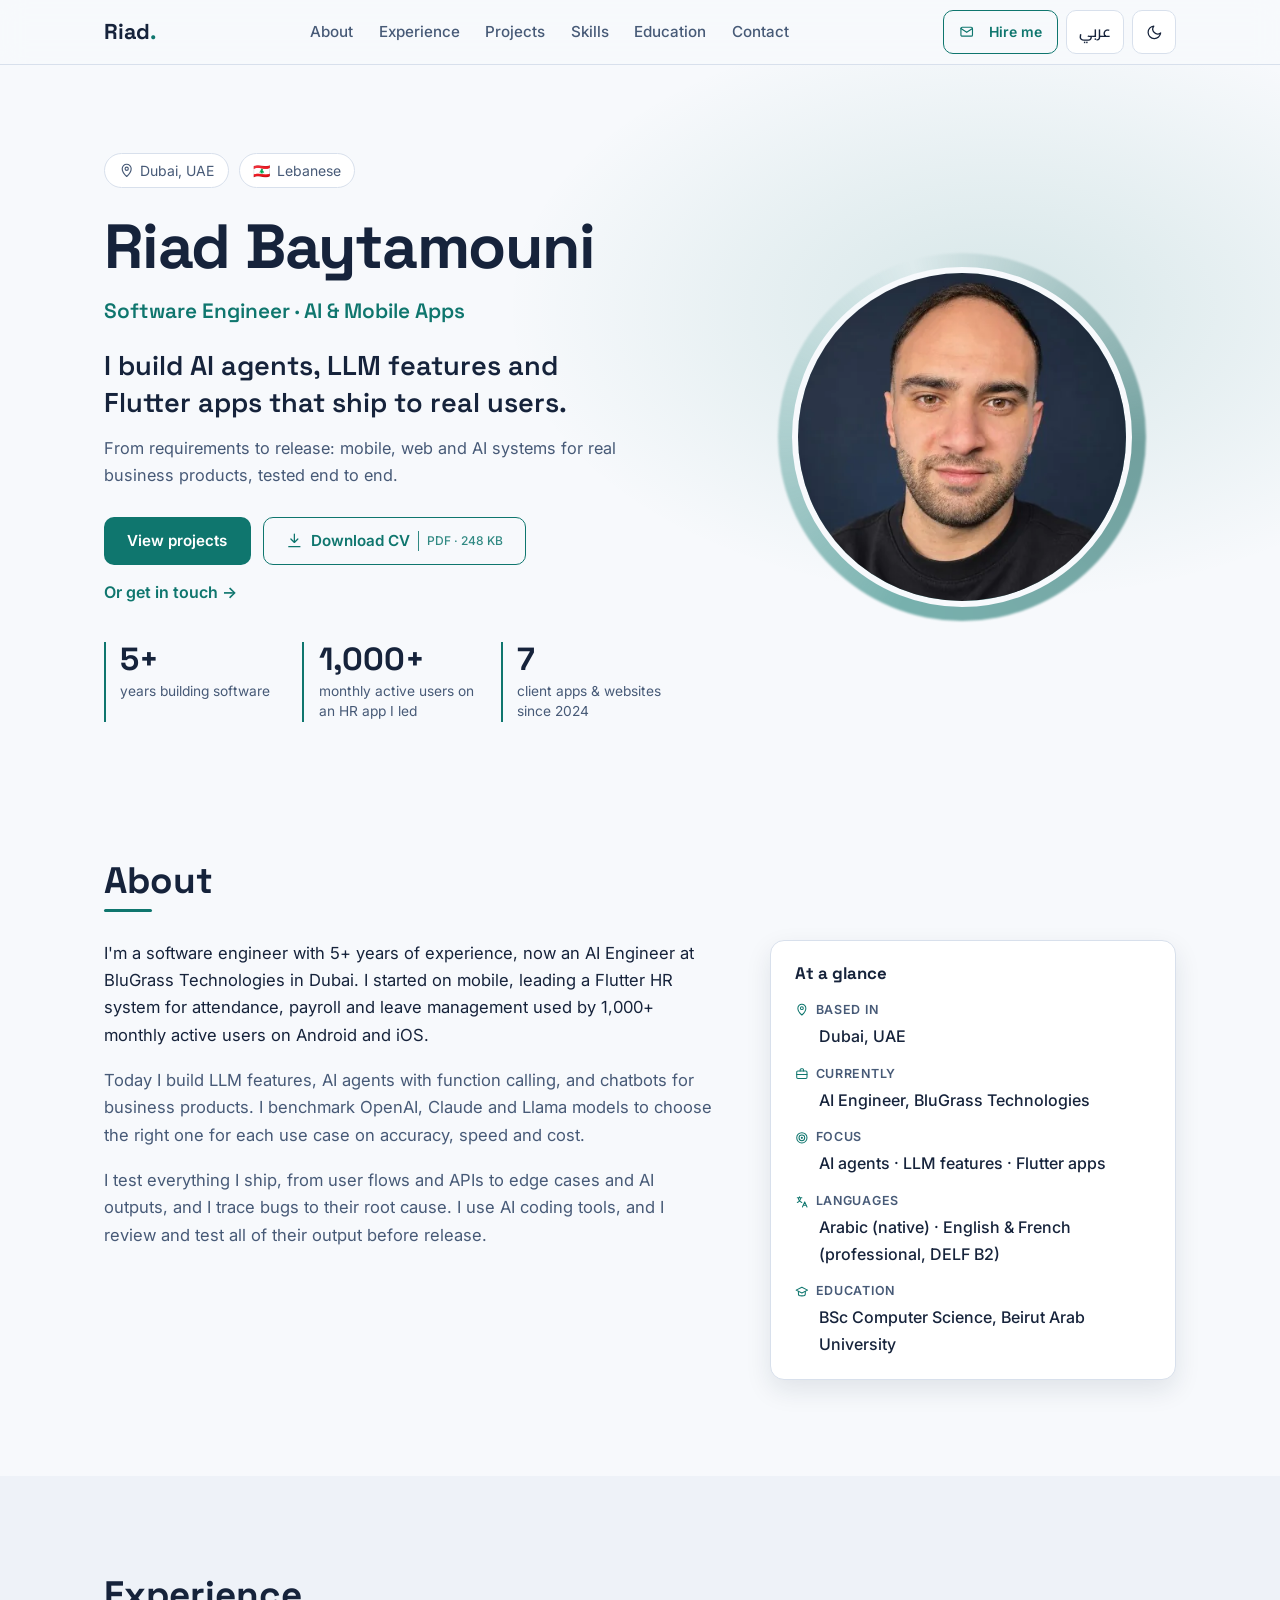
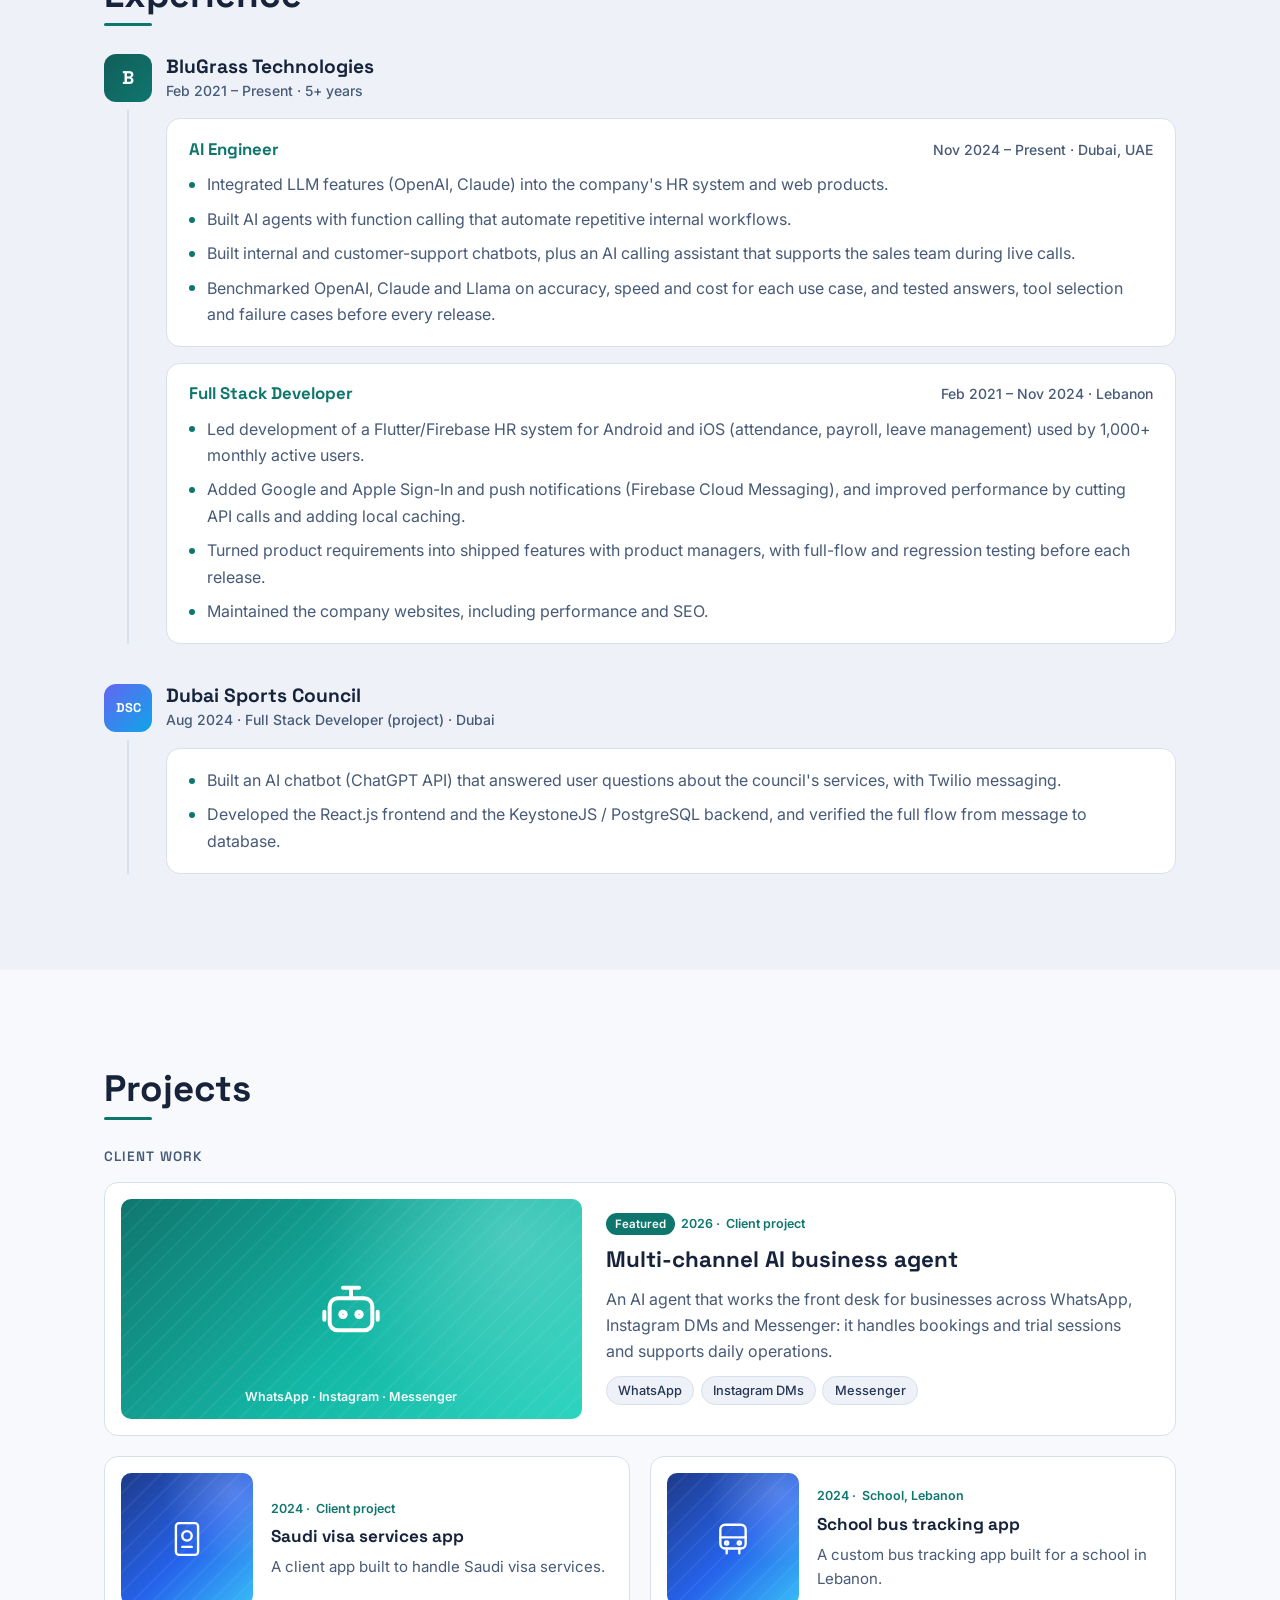
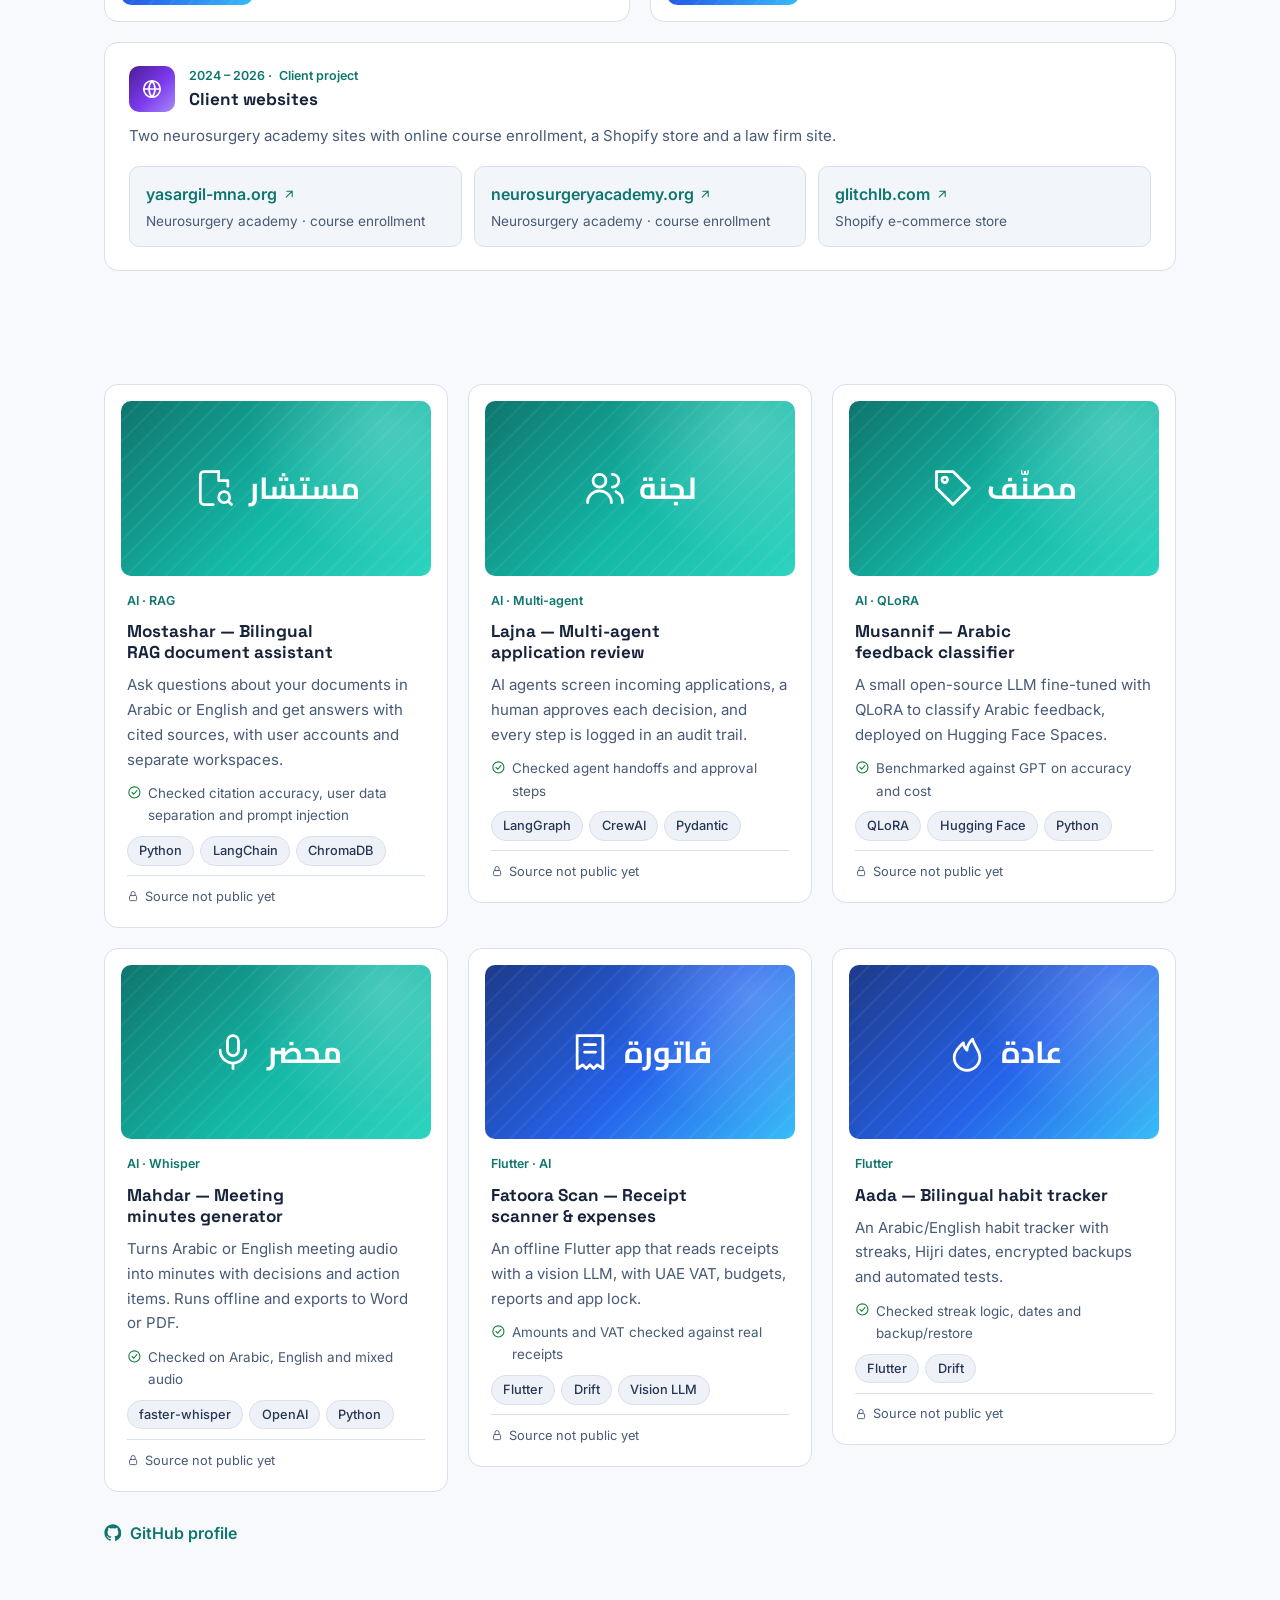
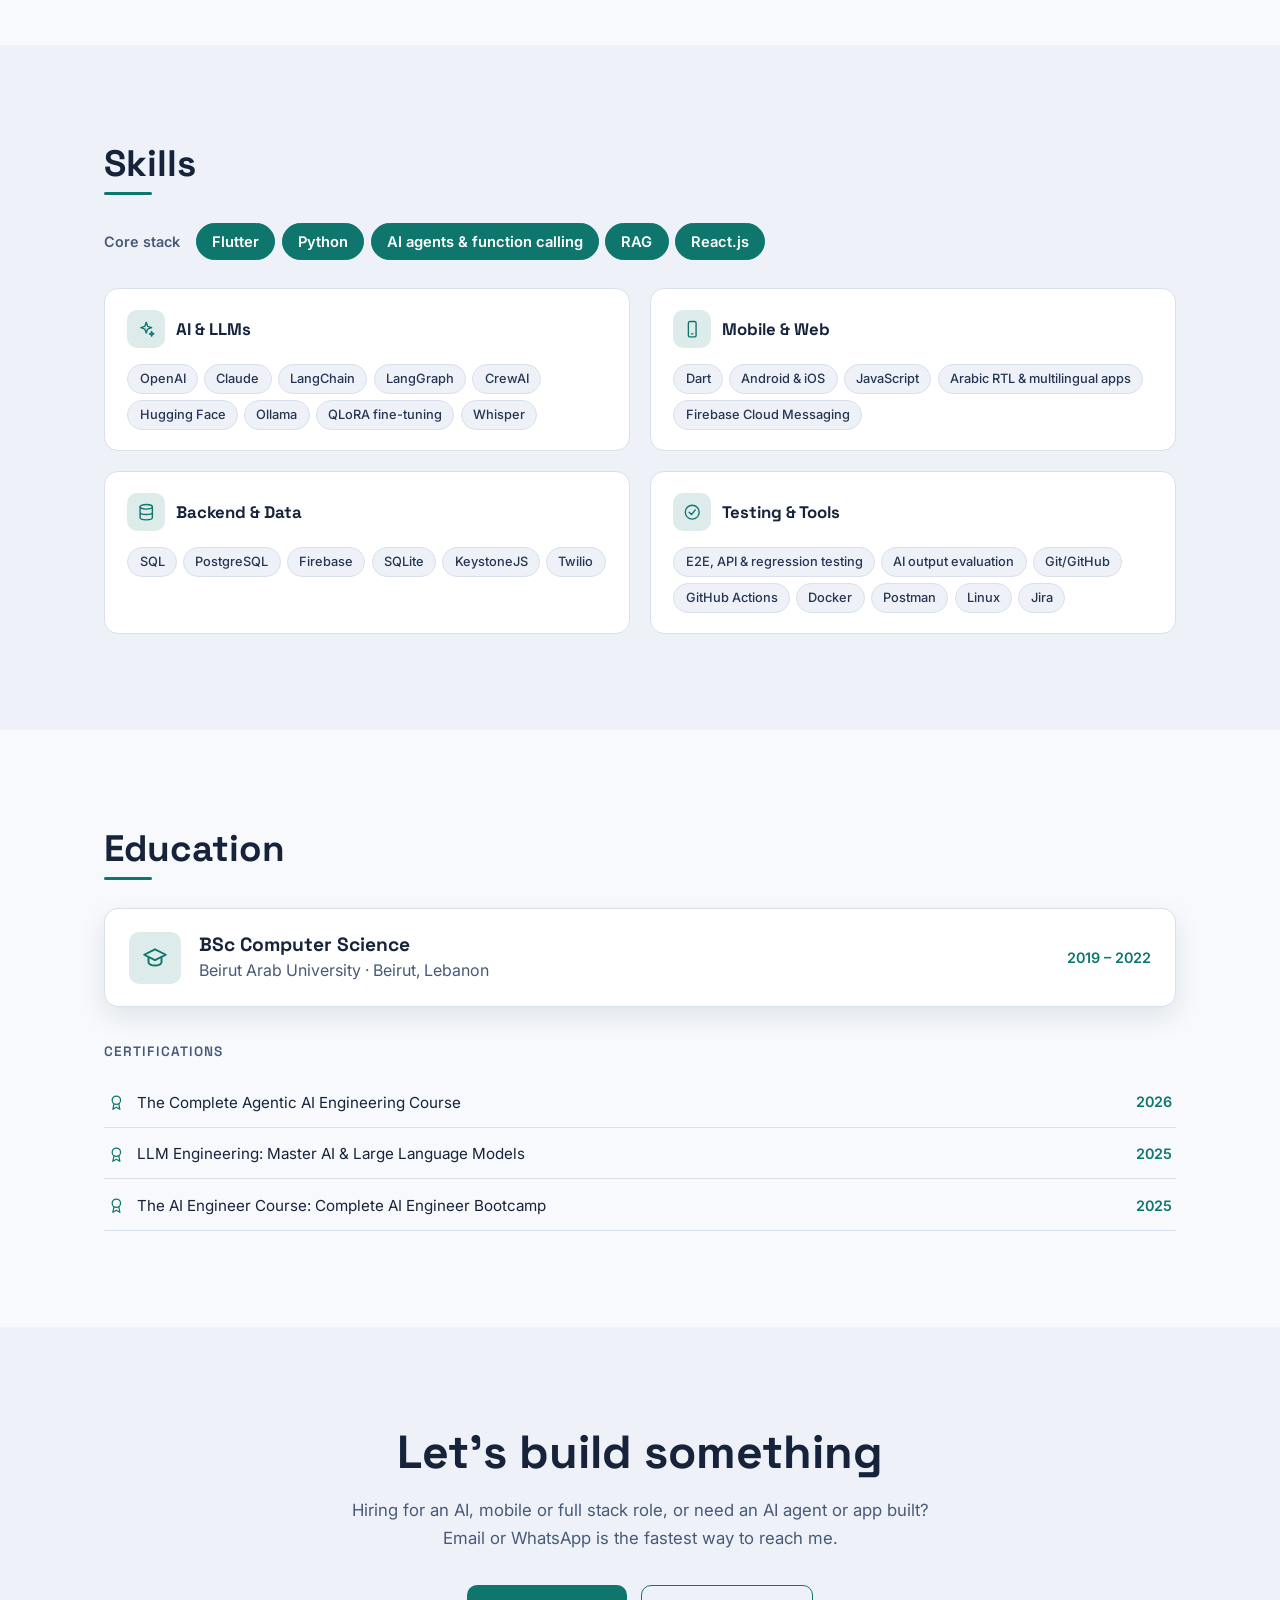
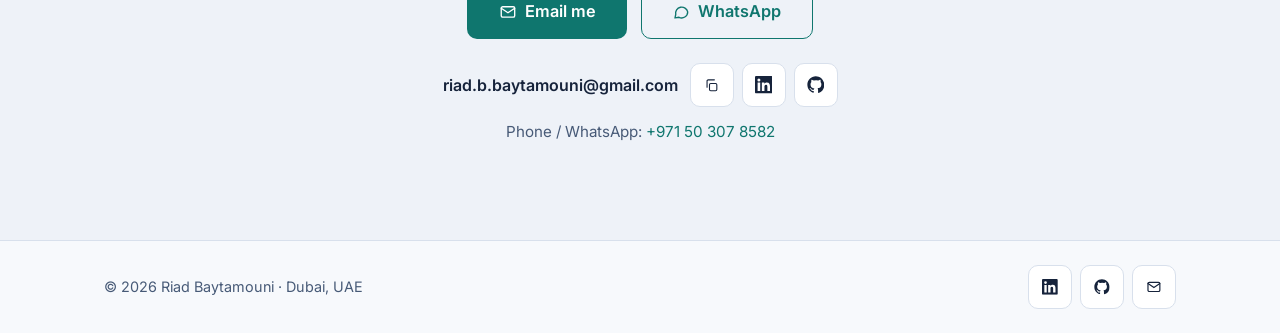
<file: index.html>
<!DOCTYPE html>
<html lang="en" dir="ltr">
<head>
  <meta charset="UTF-8">
  <meta name="viewport" content="width=device-width, initial-scale=1">
  <title data-i18n="meta.title">Riad Baytamouni — Software Engineer · AI &amp; Mobile Apps | Dubai</title>
  <meta name="description" data-i18n-content="meta.desc" content="Riad Baytamouni, Software Engineer (AI &amp; Mobile Apps) in Dubai. 5+ years building AI agents, LLM features, chatbots and Flutter apps. Led an HR app used by 1,000+ monthly active users.">
  <meta name="theme-color" content="#0b1220">
  <link rel="canonical" href="https://riadbaytamouni.github.io/">
  <link rel="alternate" hreflang="en" href="https://riadbaytamouni.github.io/">
  <link rel="alternate" hreflang="ar" href="https://riadbaytamouni.github.io/ar/">
  <link rel="alternate" hreflang="x-default" href="https://riadbaytamouni.github.io/">
  <meta property="og:type" content="profile">
  <meta property="og:locale" content="en_US">
  <meta property="og:site_name" content="Riad Baytamouni">
  <meta property="og:title" data-i18n-content="meta.ogTitle" content="Riad Baytamouni — Software Engineer · AI &amp; Mobile Apps">
  <meta property="og:description" data-i18n-content="meta.ogDesc" content="I build AI agents, LLM features and Flutter apps that ship to real users. Based in Dubai.">
  <meta property="og:url" content="https://riadbaytamouni.github.io/">
  <meta property="og:image" content="https://riadbaytamouni.github.io/og.png">
  <meta property="og:image:width" content="1200">
  <meta property="og:image:height" content="630">
  <meta property="og:image:alt" content="Riad Baytamouni — Software Engineer, AI &amp; Mobile Apps">
  <meta name="twitter:card" content="summary_large_image">
  <meta name="twitter:image" content="https://riadbaytamouni.github.io/og.png">
  <link rel="icon" href="favicon.svg" type="image/svg+xml">
  <link rel="apple-touch-icon" href="apple-touch-icon.png">
  <link rel="manifest" href="site.webmanifest">
  <link rel="preconnect" href="https://fonts.googleapis.com">
  <link rel="preconnect" href="https://fonts.gstatic.com" crossorigin>
  <link href="https://fonts.googleapis.com/css2?family=Space+Grotesk:wght@500;600;700&family=Inter:wght@400;500;600&family=Cairo:wght@400;600;700&display=swap" rel="stylesheet">
  <link rel="stylesheet" href="style.css">
  <script>
    // Runs before paint: turn on animations only when JS works, and apply the saved/system theme without a flash.
    (function () {
      var d = document.documentElement, t = null;
      d.classList.add("js");
      try { t = localStorage.getItem("theme"); } catch (e) {}
      if (t !== "light" && t !== "dark") t = matchMedia("(prefers-color-scheme: light)").matches ? "light" : "dark";
      d.dataset.theme = t;
    })();
  </script>
  <script type="application/ld+json">
  {
    "@context": "https://schema.org",
    "@type": "Person",
    "name": "Riad Bilal Baytamouni",
    "alternateName": ["Riad Baytamouni", "رياض بيتموني"],
    "jobTitle": "Software Engineer — AI & Mobile Apps",
    "worksFor": { "@type": "Organization", "name": "BluGrass Technologies" },
    "address": { "@type": "PostalAddress", "addressLocality": "Dubai", "addressCountry": "AE" },
    "email": "mailto:riad.b.baytamouni@gmail.com",
    "telephone": "+971503078582",
    "nationality": "Lebanese",
    "knowsLanguage": ["ar", "en", "fr"],
    "knowsAbout": ["Flutter", "Python", "AI agents", "LLM integration", "RAG", "React.js", "Software testing"],
    "url": "https://riadbaytamouni.github.io/",
    "image": "https://riadbaytamouni.github.io/profile.jpg",
    "sameAs": [
      "https://www.linkedin.com/in/riad-baytamouni",
      "https://github.com/riadbaytamouni"
    ],
    "alumniOf": { "@type": "CollegeOrUniversity", "name": "Beirut Arab University" }
  }
  </script>
</head>
<body>

<!-- Icon sprite -->
<svg xmlns="http://www.w3.org/2000/svg" style="display:none">
  <symbol id="i-sun" viewBox="0 0 24 24"><circle cx="12" cy="12" r="4"/><path d="M12 2v2m0 16v2M4.9 4.9l1.4 1.4m11.4 11.4 1.4 1.4M2 12h2m16 0h2M4.9 19.1l1.4-1.4m11.4-11.4 1.4-1.4"/></symbol>
  <symbol id="i-moon" viewBox="0 0 24 24"><path d="M21 12.8A9 9 0 1 1 11.2 3a7 7 0 0 0 9.8 9.8Z"/></symbol>
  <symbol id="i-menu" viewBox="0 0 24 24"><path d="M4 6h16M4 12h16M4 18h16"/></symbol>
  <symbol id="i-close" viewBox="0 0 24 24"><path d="M6 6l12 12M18 6 6 18"/></symbol>
  <symbol id="i-download" viewBox="0 0 24 24"><path d="M12 3v12m0 0-5-5m5 5 5-5M4 21h16"/></symbol>
  <symbol id="i-pin" viewBox="0 0 24 24"><path d="M12 21s7-6.2 7-12a7 7 0 0 0-14 0c0 5.8 7 12 7 12Z"/><circle cx="12" cy="9" r="2.5"/></symbol>
  <symbol id="i-briefcase" viewBox="0 0 24 24"><rect x="3" y="7" width="18" height="13" rx="2"/><path d="M9 7V5a2 2 0 0 1 2-2h2a2 2 0 0 1 2 2v2M3 13h18"/></symbol>
  <symbol id="i-target" viewBox="0 0 24 24"><circle cx="12" cy="12" r="9"/><circle cx="12" cy="12" r="5"/><circle cx="12" cy="12" r="1"/></symbol>
  <symbol id="i-lang" viewBox="0 0 24 24"><path d="M4 5h8M8 3v2M6 5c0 4 3 7 6 8M10 5c0 3-3 7-6 8M13 21l4-9 4 9M14.5 18h5"/></symbol>
  <symbol id="i-cap" viewBox="0 0 24 24"><path d="m2 9 10-5 10 5-10 5Z"/><path d="M6 11v5c0 1.5 2.7 3 6 3s6-1.5 6-3v-5"/></symbol>
  <symbol id="i-award" viewBox="0 0 24 24"><circle cx="12" cy="9" r="6"/><path d="m8.5 14-1.5 8 5-3 5 3-1.5-8"/></symbol>
  <symbol id="i-bot" viewBox="0 0 24 24"><rect x="4" y="8" width="16" height="12" rx="3"/><path d="M12 8V4M9 4h6M2 13v3M22 13v3"/><circle cx="9" cy="14" r="1"/><circle cx="15" cy="14" r="1"/></symbol>
  <symbol id="i-passport" viewBox="0 0 24 24"><rect x="5" y="2" width="14" height="20" rx="2"/><circle cx="12" cy="10" r="3"/><path d="M9 17h6"/></symbol>
  <symbol id="i-bus" viewBox="0 0 24 24"><rect x="4" y="3" width="16" height="15" rx="3"/><path d="M4 11h16M8 18v3M16 18v3"/><circle cx="8" cy="14.5" r="1"/><circle cx="16" cy="14.5" r="1"/></symbol>
  <symbol id="i-globe" viewBox="0 0 24 24"><circle cx="12" cy="12" r="9"/><path d="M3 12h18M12 3a14 14 0 0 1 0 18M12 3a14 14 0 0 0 0 18"/></symbol>
  <symbol id="i-search-doc" viewBox="0 0 24 24"><path d="M14 3H6a2 2 0 0 0-2 2v14a2 2 0 0 0 2 2h5"/><path d="M14 3v5h5M19 8v3"/><circle cx="17" cy="17" r="3"/><path d="m21 21-1.8-1.8"/></symbol>
  <symbol id="i-users" viewBox="0 0 24 24"><circle cx="9" cy="8" r="3.5"/><path d="M2.5 20a6.5 6.5 0 0 1 13 0M16 4.5a3.5 3.5 0 0 1 0 7M18 14a6 6 0 0 1 3.5 6"/></symbol>
  <symbol id="i-tag" viewBox="0 0 24 24"><path d="M3 12V3h9l9 9-9 9Z"/><circle cx="7.5" cy="7.5" r="1.5"/></symbol>
  <symbol id="i-mic" viewBox="0 0 24 24"><rect x="9" y="3" width="6" height="11" rx="3"/><path d="M5 11a7 7 0 0 0 14 0M12 18v3"/></symbol>
  <symbol id="i-receipt" viewBox="0 0 24 24"><path d="M5 3h14v18l-3-2-2 2-2-2-2 2-2-2-3 2Z"/><path d="M9 8h6M9 12h6"/></symbol>
  <symbol id="i-flame" viewBox="0 0 24 24"><path d="M12 22a7 7 0 0 0 7-7c0-4-3-6-4-10-2 2-3 4-3 6-1-1-2-2-2-4-3 3-5 5-5 8a7 7 0 0 0 7 7Z"/></symbol>
  <symbol id="i-sparkle" viewBox="0 0 24 24"><path d="M12 3l1.8 5.2L19 10l-5.2 1.8L12 17l-1.8-5.2L5 10l5.2-1.8Z"/><path d="M19 15l.8 2.2L22 18l-2.2.8L19 21l-.8-2.2L16 18l2.2-.8Z"/></symbol>
  <symbol id="i-phone" viewBox="0 0 24 24"><rect x="7" y="2" width="10" height="20" rx="2"/><path d="M11 18h2"/></symbol>
  <symbol id="i-db" viewBox="0 0 24 24"><ellipse cx="12" cy="5" rx="8" ry="3"/><path d="M4 5v14c0 1.7 3.6 3 8 3s8-1.3 8-3V5M4 12c0 1.7 3.6 3 8 3s8-1.3 8-3"/></symbol>
  <symbol id="i-check" viewBox="0 0 24 24"><circle cx="12" cy="12" r="9"/><path d="m8 12 3 3 5-6"/></symbol>
  <symbol id="i-mail" viewBox="0 0 24 24"><rect x="3" y="5" width="18" height="14" rx="2"/><path d="m3 7 9 6 9-6"/></symbol>
  <symbol id="i-chat" viewBox="0 0 24 24"><path d="M21 12a8 8 0 0 1-11.6 7.1L4 20l1-4.6A8 8 0 1 1 21 12Z"/></symbol>
  <symbol id="i-copy" viewBox="0 0 24 24"><rect x="9" y="9" width="12" height="12" rx="2"/><path d="M5 15V5a2 2 0 0 1 2-2h10"/></symbol>
  <symbol id="i-lock" viewBox="0 0 24 24"><rect x="5" y="11" width="14" height="10" rx="2"/><path d="M8 11V7a4 4 0 0 1 8 0v4"/></symbol>
  <symbol id="i-ext" viewBox="0 0 24 24"><path d="M7 17 17 7M8 7h9v9"/></symbol>
  <symbol id="i-github" viewBox="0 0 24 24"><path fill="currentColor" stroke="none" d="M12 .5C5.7.5.5 5.7.5 12c0 5.1 3.3 9.4 7.9 10.9.6.1.8-.3.8-.6v-2c-3.2.7-3.9-1.5-3.9-1.5-.5-1.3-1.3-1.7-1.3-1.7-1-.7.1-.7.1-.7 1.2.1 1.8 1.2 1.8 1.2 1 1.8 2.8 1.3 3.5 1 .1-.8.4-1.3.7-1.6-2.6-.3-5.3-1.3-5.3-5.7 0-1.3.5-2.3 1.2-3.1-.1-.3-.5-1.5.1-3.2 0 0 1-.3 3.3 1.2a11.5 11.5 0 0 1 6 0C17.3 4.7 18.3 5 18.3 5c.6 1.7.2 2.9.1 3.2.8.8 1.2 1.8 1.2 3.1 0 4.4-2.7 5.4-5.3 5.7.4.4.8 1.1.8 2.2v3.3c0 .3.2.7.8.6A11.5 11.5 0 0 0 23.5 12C23.5 5.7 18.3.5 12 .5Z"/></symbol>
  <symbol id="i-linkedin" viewBox="0 0 24 24"><path fill="currentColor" stroke="none" d="M20.45 20.45h-3.56v-5.57c0-1.33-.02-3.04-1.85-3.04-1.85 0-2.14 1.45-2.14 2.94v5.67H9.35V9h3.41v1.56h.05c.48-.9 1.64-1.85 3.37-1.85 3.6 0 4.27 2.37 4.27 5.46v6.28ZM5.34 7.43a2.06 2.06 0 1 1 0-4.13 2.06 2.06 0 0 1 0 4.13ZM7.12 20.45H3.56V9h3.56v11.45ZM22.22 0H1.77C.79 0 0 .77 0 1.73v20.54C0 23.23.79 24 1.77 24h20.45c.98 0 1.78-.77 1.78-1.73V1.73C24 .77 23.2 0 22.22 0Z"/></symbol>
</svg>

<a href="#main" class="skip-link" data-i18n="nav.skip">Skip to content</a>

<header class="navbar" id="navbar">
  <nav class="nav-inner container" aria-label="Main navigation" data-i18n-aria="nav.label">
    <!-- The brand mark stays "Riad." in Latin in both languages on purpose: it's the logo. -->
    <a href="#hero" class="brand" aria-label="Riad Baytamouni, back to top" data-i18n-aria="nav.home">Riad<span class="accent">.</span></a>
    <ul class="nav-links" id="navLinks">
      <li><a href="#about" data-i18n="nav.about">About</a></li>
      <li><a href="#experience" data-i18n="nav.experience">Experience</a></li>
      <li><a href="#projects" data-i18n="nav.projects">Projects</a></li>
      <li><a href="#skills" data-i18n="nav.skills">Skills</a></li>
      <li><a href="#education" data-i18n="nav.education">Education</a></li>
      <li><a href="#contact" data-i18n="nav.contact">Contact</a></li>
      <li class="nav-cv-mobile"><a href="cv.pdf" download="Riad_Baytamouni_CV.pdf" data-i18n="nav.cv">Download CV</a></li>
    </ul>
    <div class="nav-actions">
      <a href="#contact" class="btn btn-sm btn-outline nav-cv"><svg class="icon" aria-hidden="true"><use href="#i-mail"/></svg><span data-i18n="nav.hire">Hire me</span></a>
      <a id="langToggle" class="toggle-btn lang-btn" href="ar/" hreflang="ar" lang="ar" aria-label="النسخة العربية">عربي</a>
      <button id="themeToggle" class="toggle-btn icon-btn" type="button" aria-label="Switch to light mode">
        <svg class="icon icon-sun" aria-hidden="true"><use href="#i-sun"/></svg>
        <svg class="icon icon-moon" aria-hidden="true"><use href="#i-moon"/></svg>
      </button>
      <button id="menuToggle" class="toggle-btn icon-btn menu-btn" type="button" aria-label="Open menu" aria-expanded="false" aria-controls="navLinks" data-i18n-aria="nav.menu">
        <svg class="icon icon-open" aria-hidden="true"><use href="#i-menu"/></svg>
        <svg class="icon icon-close" aria-hidden="true"><use href="#i-close"/></svg>
      </button>
    </div>
  </nav>
</header>

<main id="main">
  <!-- HERO -->
  <section id="hero" class="hero">
    <div class="container hero-grid">
      <div class="hero-text">
        <p class="hero-badges">
          <span class="badge"><svg class="icon" aria-hidden="true"><use href="#i-pin"/></svg><span data-i18n="hero.location">Dubai, UAE</span></span>
          <span class="badge">🇱🇧 <span data-i18n="hero.nationality">Lebanese</span></span>
          <!-- TODO(Riad): show "Open to work"? Remove the `hidden` attribute below to turn it on. -->
          <span class="badge badge-open" hidden><span class="pulse" aria-hidden="true"></span><span data-i18n="hero.open">Open to work</span></span>
        </p>
        <h1 data-i18n="hero.name">Riad Baytamouni</h1>
        <p class="hero-title" data-i18n="hero.title">Software Engineer · AI &amp; Mobile Apps</p>
        <p class="hero-lead" data-i18n="hero.lead">I build AI agents, <bdi>LLM</bdi> features and <bdi>Flutter</bdi> apps that ship to real users.</p>
        <p class="hero-sub" data-i18n="hero.sub">From requirements to release: mobile, web and AI systems for real business products, tested end to end.</p>
        <div class="hero-cta">
          <a href="#projects" class="btn btn-primary" data-i18n="hero.viewProjects">View projects</a>
          <a href="cv.pdf" class="btn btn-outline" download="Riad_Baytamouni_CV.pdf"><svg class="icon" aria-hidden="true"><use href="#i-download"/></svg><span data-i18n="hero.downloadCV">Download CV</span><span class="btn-hint" dir="ltr" data-i18n="hero.cvHint">PDF · 248 KB</span></a>
        </div>
        <p class="hero-contact"><a href="#contact" data-i18n="hero.contact">Or get in touch →</a></p>
        <!-- TODO(Riad): swap/add stats with confirmed numbers (agents/chatbots shipped to production, hours saved…). -->
        <dl class="stats">
          <div class="stat"><dt><span dir="ltr">5+</span></dt><dd data-i18n="stats.years">years building software</dd></div>
          <div class="stat"><dt><span dir="ltr">1,000+</span></dt><dd data-i18n="stats.mau">monthly active users on an HR app I led</dd></div>
          <div class="stat"><dt><span dir="ltr">7</span></dt><dd data-i18n="stats.clients">client apps &amp; websites since 2024</dd></div>
        </dl>
      </div>
      <div class="hero-photo">
        <picture>
          <source srcset="profile.webp" type="image/webp">
          <img src="profile.jpg" alt="Portrait of Riad Baytamouni" data-i18n-alt="hero.photoAlt" width="400" height="400" fetchpriority="high">
        </picture>
      </div>
    </div>
  </section>

  <!-- ABOUT -->
  <section id="about" class="section">
    <div class="container">
      <h2 class="section-title reveal" data-i18n="about.title">About</h2>
      <div class="about-grid">
        <div class="about-text reveal">
          <p data-i18n="about.p1">I'm a software engineer with 5+ years of experience, now an AI Engineer at BluGrass Technologies in Dubai. I started on mobile, leading a Flutter HR system for attendance, payroll and leave management used by 1,000+ monthly active users on Android and iOS.</p>
          <p data-i18n="about.p2">Today I build LLM features, AI agents with function calling, and chatbots for business products. I benchmark OpenAI, Claude and Llama models to choose the right one for each use case on accuracy, speed and cost.</p>
          <p data-i18n="about.p3">I test everything I ship, from user flows and APIs to edge cases and AI outputs, and I trace bugs to their root cause. I use AI coding tools, and I review and test all of their output before release.</p>
        </div>
        <aside class="glance reveal" aria-labelledby="glanceTitle">
          <h3 id="glanceTitle" data-i18n="glance.title">At a glance</h3>
          <dl>
            <div><dt><svg class="icon" aria-hidden="true"><use href="#i-pin"/></svg><span data-i18n="glance.based">Based in</span></dt><dd data-i18n="glance.basedV">Dubai, UAE</dd></div>
            <div><dt><svg class="icon" aria-hidden="true"><use href="#i-briefcase"/></svg><span data-i18n="glance.now">Currently</span></dt><dd data-i18n="glance.nowV">AI Engineer, BluGrass Technologies</dd></div>
            <div><dt><svg class="icon" aria-hidden="true"><use href="#i-target"/></svg><span data-i18n="glance.focus">Focus</span></dt><dd data-i18n="glance.focusV">AI agents · LLM features · Flutter apps</dd></div>
            <div><dt><svg class="icon" aria-hidden="true"><use href="#i-lang"/></svg><span data-i18n="glance.langs">Languages</span></dt><dd data-i18n="glance.langsV">Arabic (native) · English &amp; French (professional, DELF B2)</dd></div>
            <div><dt><svg class="icon" aria-hidden="true"><use href="#i-cap"/></svg><span data-i18n="glance.edu">Education</span></dt><dd data-i18n="glance.eduV">BSc Computer Science, Beirut Arab University</dd></div>
          </dl>
        </aside>
      </div>
    </div>
  </section>

  <!-- EXPERIENCE -->
  <section id="experience" class="section section-alt">
    <div class="container">
      <h2 class="section-title reveal" data-i18n="exp.title">Experience</h2>
      <!-- TODO(Riad): add confirmed numbers to bullets (workflows automated, hours saved, chatbot volume, % resolved, cost cut, % fewer API calls). -->
      <div class="timeline">
        <article class="timeline-item reveal">
          <div class="company">
            <span class="avatar" aria-hidden="true">B</span>
            <div>
              <h3>BluGrass Technologies</h3>
              <p class="timeline-date" data-i18n="exp.blugrass.date">Feb 2021 – Present · 5+ years</p>
            </div>
          </div>
          <div class="role">
            <div class="role-head">
              <h4 data-i18n="exp.ai.role">AI Engineer</h4>
              <p class="role-date" data-i18n="exp.ai.date">Nov 2024 – Present · Dubai, UAE</p>
            </div>
            <ul class="bullets">
              <li data-i18n="exp.ai.1">Integrated LLM features (OpenAI, Claude) into the company's HR system and web products.</li>
              <li data-i18n="exp.ai.2">Built AI agents with function calling that automate repetitive internal workflows.</li>
              <li data-i18n="exp.ai.3">Built internal and customer-support chatbots, plus an AI calling assistant that supports the sales team during live calls.</li>
              <li data-i18n="exp.ai.4">Benchmarked OpenAI, Claude and Llama on accuracy, speed and cost for each use case, and tested answers, tool selection and failure cases before every release.</li>
            </ul>
          </div>
          <div class="role">
            <div class="role-head">
              <h4 data-i18n="exp.fs.role">Full Stack Developer</h4>
              <p class="role-date" data-i18n="exp.fs.date">Feb 2021 – Nov 2024 · Lebanon</p>
            </div>
            <ul class="bullets">
              <li data-i18n="exp.fs.1">Led development of a Flutter/Firebase HR system for Android and iOS (attendance, payroll, leave management) used by 1,000+ monthly active users.</li>
              <li data-i18n="exp.fs.2">Added Google and Apple Sign-In and push notifications (Firebase Cloud Messaging), and improved performance by cutting API calls and adding local caching.</li>
              <li data-i18n="exp.fs.3">Turned product requirements into shipped features with product managers, with full-flow and regression testing before each release.</li>
              <li data-i18n="exp.fs.4">Maintained the company websites, including performance and SEO.</li>
            </ul>
          </div>
        </article>
        <article class="timeline-item reveal">
          <div class="company">
            <span class="avatar avatar-alt" aria-hidden="true">DSC</span>
            <div>
              <h3 data-i18n="exp.dsc.company">Dubai Sports Council</h3>
              <p class="timeline-date" data-i18n="exp.dsc.date">Aug 2024 · Full Stack Developer (project) · Dubai</p>
            </div>
          </div>
          <div class="role">
            <ul class="bullets">
              <li data-i18n="exp.dsc.1">Built an AI chatbot (ChatGPT API) that answered user questions about the council's services, with Twilio messaging.</li>
              <li data-i18n="exp.dsc.2">Developed the React.js frontend and the KeystoneJS / PostgreSQL backend, and verified the full flow from message to database.</li>
            </ul>
          </div>
        </article>
      </div>
    </div>
  </section>

  <!-- PROJECTS -->
  <section id="projects" class="section">
    <div class="container">
      <h2 class="section-title reveal" data-i18n="proj.title">Projects</h2>

      <h3 class="subsection-title reveal" data-i18n="proj.work">Client work</h3>
      <!-- TODO(Riad): real 16:9 screenshots can replace the branded .thumb placeholders. -->
      <div class="projects-grid work-grid">
        <!-- TODO(Riad): stack (LLM provider, framework, WhatsApp Cloud API?) and one result metric. -->
        <article class="card card-featured reveal">
          <div class="thumb thumb-ai" aria-hidden="true"><svg class="icon"><use href="#i-bot"/></svg><span class="thumb-label">WhatsApp · Instagram · Messenger</span></div>
          <div class="card-body">
            <p class="card-meta"><span class="pill-featured" data-i18n="proj.featured">Featured</span> 2026 · <span data-i18n="proj.client">Client project</span></p>
            <h4 data-i18n="work.1.name">Multi-channel AI business agent</h4>
            <p data-i18n="work.1.desc">An AI agent that works the front desk for businesses across WhatsApp, Instagram DMs and Messenger: it handles bookings and trial sessions and supports daily operations.</p>
            <ul class="chips" aria-label="Channels" data-i18n-aria="proj.channels"><li>WhatsApp</li><li>Instagram DMs</li><li>Messenger</li></ul>
          </div>
        </article>

        <!-- TODO(Riad): platform (Android/iOS/web), stack, your role, 2–3 key features, one result line. -->
        <article class="card card-compact reveal">
          <div class="thumb thumb-mobile" aria-hidden="true"><svg class="icon"><use href="#i-passport"/></svg></div>
          <div class="card-body">
            <p class="card-meta">2024 · <span data-i18n="proj.client">Client project</span></p>
            <h4 data-i18n="work.2.name">Saudi visa services app</h4>
            <p data-i18n="work.2.desc">A client app built to handle Saudi visa services.</p>
          </div>
        </article>

        <!-- TODO(Riad): platform, stack, features (live GPS? parent notifications? driver app?), users. -->
        <article class="card card-compact reveal">
          <div class="thumb thumb-mobile" aria-hidden="true"><svg class="icon"><use href="#i-bus"/></svg></div>
          <div class="card-body">
            <p class="card-meta">2024 · <span data-i18n="proj.school">School, Lebanon</span></p>
            <h4 data-i18n="work.3.name">School bus tracking app</h4>
            <p data-i18n="work.3.desc">A custom bus tracking app built for a school in Lebanon.</p>
          </div>
        </article>

        <article class="card card-wide reveal">
          <div class="wide-head">
            <span class="skill-icon wide-icon" aria-hidden="true"><svg class="icon"><use href="#i-globe"/></svg></span>
            <div>
              <p class="card-meta">2024 – 2026 · <span data-i18n="proj.client">Client project</span></p>
              <h4 data-i18n="work.4.name">Client websites</h4>
            </div>
          </div>
          <p data-i18n="work.4.desc">Two neurosurgery academy sites with online course enrollment, a Shopify store and a law firm site.</p>
          <!-- TODO(Riad): citylawfirm.co is left out because its SSL certificate expired (checked 20 Nov 2026). Add a tile once it's renewed. -->
          <ul class="site-tiles">
            <li><a href="https://yasargil-mna.org" rel="noopener" target="_blank"><span class="tile-domain">yasargil-mna.org<svg class="icon" aria-hidden="true"><use href="#i-ext"/></svg></span><span class="tile-desc" data-i18n="site.course">Neurosurgery academy · course enrollment</span><span class="sr-only" data-i18n="a11y.newTab">(opens in a new tab)</span></a></li>
            <li><a href="https://neurosurgeryacademy.org" rel="noopener" target="_blank"><span class="tile-domain">neurosurgeryacademy.org<svg class="icon" aria-hidden="true"><use href="#i-ext"/></svg></span><span class="tile-desc" data-i18n="site.course">Neurosurgery academy · course enrollment</span><span class="sr-only" data-i18n="a11y.newTab">(opens in a new tab)</span></a></li>
            <li><a href="https://glitchlb.com" rel="noopener" target="_blank"><span class="tile-domain">glitchlb.com<svg class="icon" aria-hidden="true"><use href="#i-ext"/></svg></span><span class="tile-desc" data-i18n="site.shop">Shopify e-commerce store</span><span class="sr-only" data-i18n="a11y.newTab">(opens in a new tab)</span></a></li>
          </ul>
        </article>
      </div>

      <div class="personal-head">
        <h3 class="subsection-title reveal" data-i18n="proj.personal">Personal projects</h3>
        <div class="filters reveal" role="group" aria-label="Filter projects" data-i18n-aria="filter.label">
          <button type="button" class="filter is-active" data-filter="all" aria-pressed="true" data-i18n="filter.all">All</button>
          <button type="button" class="filter" data-filter="ai" aria-pressed="false" data-i18n="filter.ai">AI</button>
          <button type="button" class="filter" data-filter="mobile" aria-pressed="false" data-i18n="filter.mobile">Mobile</button>
        </div>
      </div>
      <!-- TODO(Riad): GitHub / live demo / Hugging Face URL per card (no public repos or Spaces found on 20 Nov 2026).
           When a link exists, replace that card's <p class="proof"> with:
           <div class="card-links"><a href="URL" rel="noopener" target="_blank" class="proof-link"><svg class="icon" aria-hidden="true"><use href="#i-github"/></svg>GitHub</a></div> -->
      <div class="projects-grid" id="personalGrid">
        <article class="card reveal" data-cat="ai">
          <div class="thumb thumb-ai" aria-hidden="true"><svg class="icon"><use href="#i-search-doc"/></svg><span class="thumb-word" lang="ar">مستشار</span></div>
          <p class="card-meta">AI · RAG</p>
          <h4 data-i18n="proj.1.name">Mostashar — Bilingual RAG document assistant</h4>
          <p data-i18n="proj.1.desc">Ask questions about your documents in Arabic or English and get answers with cited sources, with user accounts and separate workspaces.</p>
          <p class="quality"><svg class="icon" aria-hidden="true"><use href="#i-check"/></svg><span data-i18n="proj.1.q">Checked citation accuracy, user data separation and prompt injection</span></p>
          <ul class="chips" aria-label="Technologies" data-i18n-aria="proj.tech"><li>Python</li><li>LangChain</li><li>ChromaDB</li></ul>
          <p class="proof"><svg class="icon" aria-hidden="true"><use href="#i-lock"/></svg><span data-i18n="proj.private">Source not public yet</span></p>
        </article>

        <article class="card reveal" data-cat="ai">
          <div class="thumb thumb-ai" aria-hidden="true"><svg class="icon"><use href="#i-users"/></svg><span class="thumb-word" lang="ar">لجنة</span></div>
          <p class="card-meta">AI · Multi-agent</p>
          <h4 data-i18n="proj.4.name">Lajna — Multi-agent application review</h4>
          <p data-i18n="proj.4.desc">AI agents screen incoming applications, a human approves each decision, and every step is logged in an audit trail.</p>
          <p class="quality"><svg class="icon" aria-hidden="true"><use href="#i-check"/></svg><span data-i18n="proj.4.q">Checked agent handoffs and approval steps</span></p>
          <ul class="chips" aria-label="Technologies" data-i18n-aria="proj.tech"><li>LangGraph</li><li>CrewAI</li><li>Pydantic</li></ul>
          <p class="proof"><svg class="icon" aria-hidden="true"><use href="#i-lock"/></svg><span data-i18n="proj.private">Source not public yet</span></p>
        </article>

        <!-- TODO(Riad): benchmark result ("X% accuracy vs GPT at Y× lower cost") + Hugging Face Space URL. -->
        <article class="card reveal" data-cat="ai">
          <div class="thumb thumb-ai" aria-hidden="true"><svg class="icon"><use href="#i-tag"/></svg><span class="thumb-word" lang="ar">مصنّف</span></div>
          <p class="card-meta">AI · QLoRA</p>
          <h4 data-i18n="proj.3.name">Musannif — Arabic feedback classifier</h4>
          <p data-i18n="proj.3.desc">A small open-source LLM fine-tuned with QLoRA to classify Arabic feedback, deployed on Hugging Face Spaces.</p>
          <p class="quality"><svg class="icon" aria-hidden="true"><use href="#i-check"/></svg><span data-i18n="proj.3.q">Benchmarked against GPT on accuracy and cost</span></p>
          <ul class="chips" aria-label="Technologies" data-i18n-aria="proj.tech"><li>QLoRA</li><li>Hugging Face</li><li>Python</li></ul>
          <p class="proof"><svg class="icon" aria-hidden="true"><use href="#i-lock"/></svg><span data-i18n="proj.private">Source not public yet</span></p>
        </article>

        <article class="card reveal" data-cat="ai">
          <div class="thumb thumb-ai" aria-hidden="true"><svg class="icon"><use href="#i-mic"/></svg><span class="thumb-word" lang="ar">محضر</span></div>
          <p class="card-meta">AI · Whisper</p>
          <h4 data-i18n="proj.5.name">Mahdar — Meeting minutes generator</h4>
          <p data-i18n="proj.5.desc">Turns Arabic or English meeting audio into minutes with decisions and action items. Runs offline and exports to Word or PDF.</p>
          <p class="quality"><svg class="icon" aria-hidden="true"><use href="#i-check"/></svg><span data-i18n="proj.5.q">Checked on Arabic, English and mixed audio</span></p>
          <ul class="chips" aria-label="Technologies" data-i18n-aria="proj.tech"><li>faster-whisper</li><li>OpenAI</li><li>Python</li></ul>
          <p class="proof"><svg class="icon" aria-hidden="true"><use href="#i-lock"/></svg><span data-i18n="proj.private">Source not public yet</span></p>
        </article>

        <article class="card reveal" data-cat="mobile ai">
          <div class="thumb thumb-mobile" aria-hidden="true"><svg class="icon"><use href="#i-receipt"/></svg><span class="thumb-word" lang="ar">فاتورة</span></div>
          <p class="card-meta">Flutter · AI</p>
          <h4 data-i18n="proj.6.name">Fatoora Scan — Receipt scanner &amp; expenses</h4>
          <p data-i18n="proj.6.desc">An offline Flutter app that reads receipts with a vision LLM, with UAE VAT, budgets, reports and app lock.</p>
          <p class="quality"><svg class="icon" aria-hidden="true"><use href="#i-check"/></svg><span data-i18n="proj.6.q">Amounts and VAT checked against real receipts</span></p>
          <ul class="chips" aria-label="Technologies" data-i18n-aria="proj.tech"><li>Flutter</li><li>Drift</li><li>Vision LLM</li></ul>
          <p class="proof"><svg class="icon" aria-hidden="true"><use href="#i-lock"/></svg><span data-i18n="proj.private">Source not public yet</span></p>
        </article>

        <article class="card reveal" data-cat="mobile">
          <div class="thumb thumb-mobile" aria-hidden="true"><svg class="icon"><use href="#i-flame"/></svg><span class="thumb-word" lang="ar">عادة</span></div>
          <p class="card-meta">Flutter</p>
          <h4 data-i18n="proj.7.name">Aada — Bilingual habit tracker</h4>
          <p data-i18n="proj.7.desc">An Arabic/English habit tracker with streaks, Hijri dates, encrypted backups and automated tests.</p>
          <p class="quality"><svg class="icon" aria-hidden="true"><use href="#i-check"/></svg><span data-i18n="proj.7.q">Checked streak logic, dates and backup/restore</span></p>
          <ul class="chips" aria-label="Technologies" data-i18n-aria="proj.tech"><li>Flutter</li><li>Drift</li></ul>
          <p class="proof"><svg class="icon" aria-hidden="true"><use href="#i-lock"/></svg><span data-i18n="proj.private">Source not public yet</span></p>
        </article>
      </div>
      <p class="more-link reveal"><a href="https://github.com/riadbaytamouni" rel="noopener" target="_blank"><svg class="icon" aria-hidden="true"><use href="#i-github"/></svg><span data-i18n="proj.more">GitHub profile</span><span class="sr-only" data-i18n="a11y.newTab">(opens in a new tab)</span></a></p>
    </div>
  </section>

  <!-- SKILLS -->
  <section id="skills" class="section section-alt">
    <div class="container">
      <h2 class="section-title reveal" data-i18n="skills.title">Skills</h2>
      <div class="core reveal">
        <p class="core-label" data-i18n="skills.core">Core stack</p>
        <ul class="chips chips-core"><li>Flutter</li><li>Python</li><li data-i18n="skills.agents">AI agents &amp; function calling</li><li>RAG</li><li>React.js</li></ul>
      </div>
      <div class="skills-grid">
        <div class="skill-card reveal">
          <h3><span class="skill-icon" aria-hidden="true"><svg class="icon"><use href="#i-sparkle"/></svg></span><span data-i18n="skills.ai">AI &amp; LLMs</span></h3>
          <ul class="chips"><li>OpenAI</li><li>Claude</li><li>LangChain</li><li>LangGraph</li><li>CrewAI</li><li>Hugging Face</li><li>Ollama</li><li data-i18n="skills.ft">QLoRA fine-tuning</li><li>Whisper</li></ul>
        </div>
        <div class="skill-card reveal">
          <h3><span class="skill-icon" aria-hidden="true"><svg class="icon"><use href="#i-phone"/></svg></span><span data-i18n="skills.mobile">Mobile &amp; Web</span></h3>
          <ul class="chips"><li>Dart</li><li>Android &amp; iOS</li><li>JavaScript</li><li data-i18n="skills.rtl">Arabic RTL &amp; multilingual apps</li><li>Firebase Cloud Messaging</li></ul>
        </div>
        <div class="skill-card reveal">
          <h3><span class="skill-icon" aria-hidden="true"><svg class="icon"><use href="#i-db"/></svg></span><span data-i18n="skills.backend">Backend &amp; Data</span></h3>
          <ul class="chips"><li>SQL</li><li>PostgreSQL</li><li>Firebase</li><li>SQLite</li><li>KeystoneJS</li><li>Twilio</li></ul>
        </div>
        <div class="skill-card reveal">
          <h3><span class="skill-icon" aria-hidden="true"><svg class="icon"><use href="#i-check"/></svg></span><span data-i18n="skills.tools">Testing &amp; Tools</span></h3>
          <ul class="chips"><li data-i18n="skills.t1">E2E, API &amp; regression testing</li><li data-i18n="skills.t2">AI output evaluation</li><li>Git/GitHub</li><li>GitHub Actions</li><li>Docker</li><li>Postman</li><li>Linux</li><li>Jira</li></ul>
        </div>
      </div>
    </div>
  </section>

  <!-- EDUCATION -->
  <section id="education" class="section">
    <div class="container">
      <h2 class="section-title reveal" data-i18n="edu.title">Education</h2>
      <div class="edu-card reveal">
        <span class="skill-icon edu-icon" aria-hidden="true"><svg class="icon"><use href="#i-cap"/></svg></span>
        <div>
          <h3 data-i18n="edu.bsc">BSc Computer Science</h3>
          <p class="edu-school" data-i18n="edu.school">Beirut Arab University · Beirut, Lebanon</p>
        </div>
        <span class="edu-date">2019 – 2022</span>
      </div>
      <h3 class="subsection-title reveal" data-i18n="edu.certs">Certifications</h3>
      <!-- TODO(Riad): course provider (Udemy?) and certificate link for each row. -->
      <ul class="cert-list">
        <li class="reveal"><svg class="icon" aria-hidden="true"><use href="#i-award"/></svg><span lang="en">The Complete Agentic AI Engineering Course</span><span class="edu-date">2026</span></li>
        <li class="reveal"><svg class="icon" aria-hidden="true"><use href="#i-award"/></svg><span lang="en">LLM Engineering: Master AI &amp; Large Language Models</span><span class="edu-date">2025</span></li>
        <li class="reveal"><svg class="icon" aria-hidden="true"><use href="#i-award"/></svg><span lang="en">The AI Engineer Course: Complete AI Engineer Bootcamp</span><span class="edu-date">2025</span></li>
      </ul>
    </div>
  </section>

  <!-- CONTACT -->
  <section id="contact" class="section section-alt">
    <div class="container cta reveal">
      <h2 class="cta-title" data-i18n="contact.title">Let's build something</h2>
      <p class="cta-lead" data-i18n="contact.lead">Hiring for an AI, mobile or full stack role, or need an AI agent or app built? Email or WhatsApp is the fastest way to reach me.</p>
      <div class="cta-buttons">
        <a href="mailto:riad.b.baytamouni@gmail.com" class="btn btn-primary btn-lg"><svg class="icon" aria-hidden="true"><use href="#i-mail"/></svg><span data-i18n="contact.email">Email me</span></a>
        <a href="https://wa.me/971503078582" class="btn btn-outline btn-lg" rel="noopener" target="_blank"><svg class="icon" aria-hidden="true"><use href="#i-chat"/></svg>WhatsApp<span class="sr-only" data-i18n="a11y.newTab">(opens in a new tab)</span></a>
      </div>
      <div class="cta-secondary">
        <span class="cta-email" dir="ltr">riad.b.baytamouni@gmail.com</span>
        <button id="copyEmail" type="button" class="icon-link" aria-label="Copy email address" data-i18n-aria="contact.copy"><svg class="icon" aria-hidden="true"><use href="#i-copy"/></svg></button>
        <a href="https://www.linkedin.com/in/riad-baytamouni" class="icon-link" rel="noopener" target="_blank" aria-label="LinkedIn (opens in a new tab)" data-i18n-aria="contact.linkedin"><svg class="icon" aria-hidden="true"><use href="#i-linkedin"/></svg></a>
        <a href="https://github.com/riadbaytamouni" class="icon-link" rel="noopener" target="_blank" aria-label="GitHub (opens in a new tab)" data-i18n-aria="contact.github"><svg class="icon" aria-hidden="true"><use href="#i-github"/></svg></a>
      </div>
      <p class="cta-phone"><span data-i18n="contact.phone">Phone / WhatsApp:</span> <a href="tel:+971503078582" dir="ltr">+971 50 307 8582</a></p>
    </div>
  </section>
</main>

<footer class="footer">
  <div class="container footer-inner">
    <p>© <span id="year">2026</span> <span data-i18n="footer.name">Riad Baytamouni · Dubai, UAE</span></p>
    <div class="footer-social">
      <a href="https://www.linkedin.com/in/riad-baytamouni" class="icon-link" rel="noopener" target="_blank" aria-label="LinkedIn (opens in a new tab)" data-i18n-aria="contact.linkedin"><svg class="icon" aria-hidden="true"><use href="#i-linkedin"/></svg></a>
      <a href="https://github.com/riadbaytamouni" class="icon-link" rel="noopener" target="_blank" aria-label="GitHub (opens in a new tab)" data-i18n-aria="contact.github"><svg class="icon" aria-hidden="true"><use href="#i-github"/></svg></a>
      <a href="mailto:riad.b.baytamouni@gmail.com" class="icon-link" aria-label="Email" data-i18n-aria="contact.emailLabel"><svg class="icon" aria-hidden="true"><use href="#i-mail"/></svg></a>
    </div>
  </div>
</footer>

<div id="toast" class="toast" role="status" aria-live="polite"></div>

<script src="script.js" defer></script>
</body>
</html>
</file>
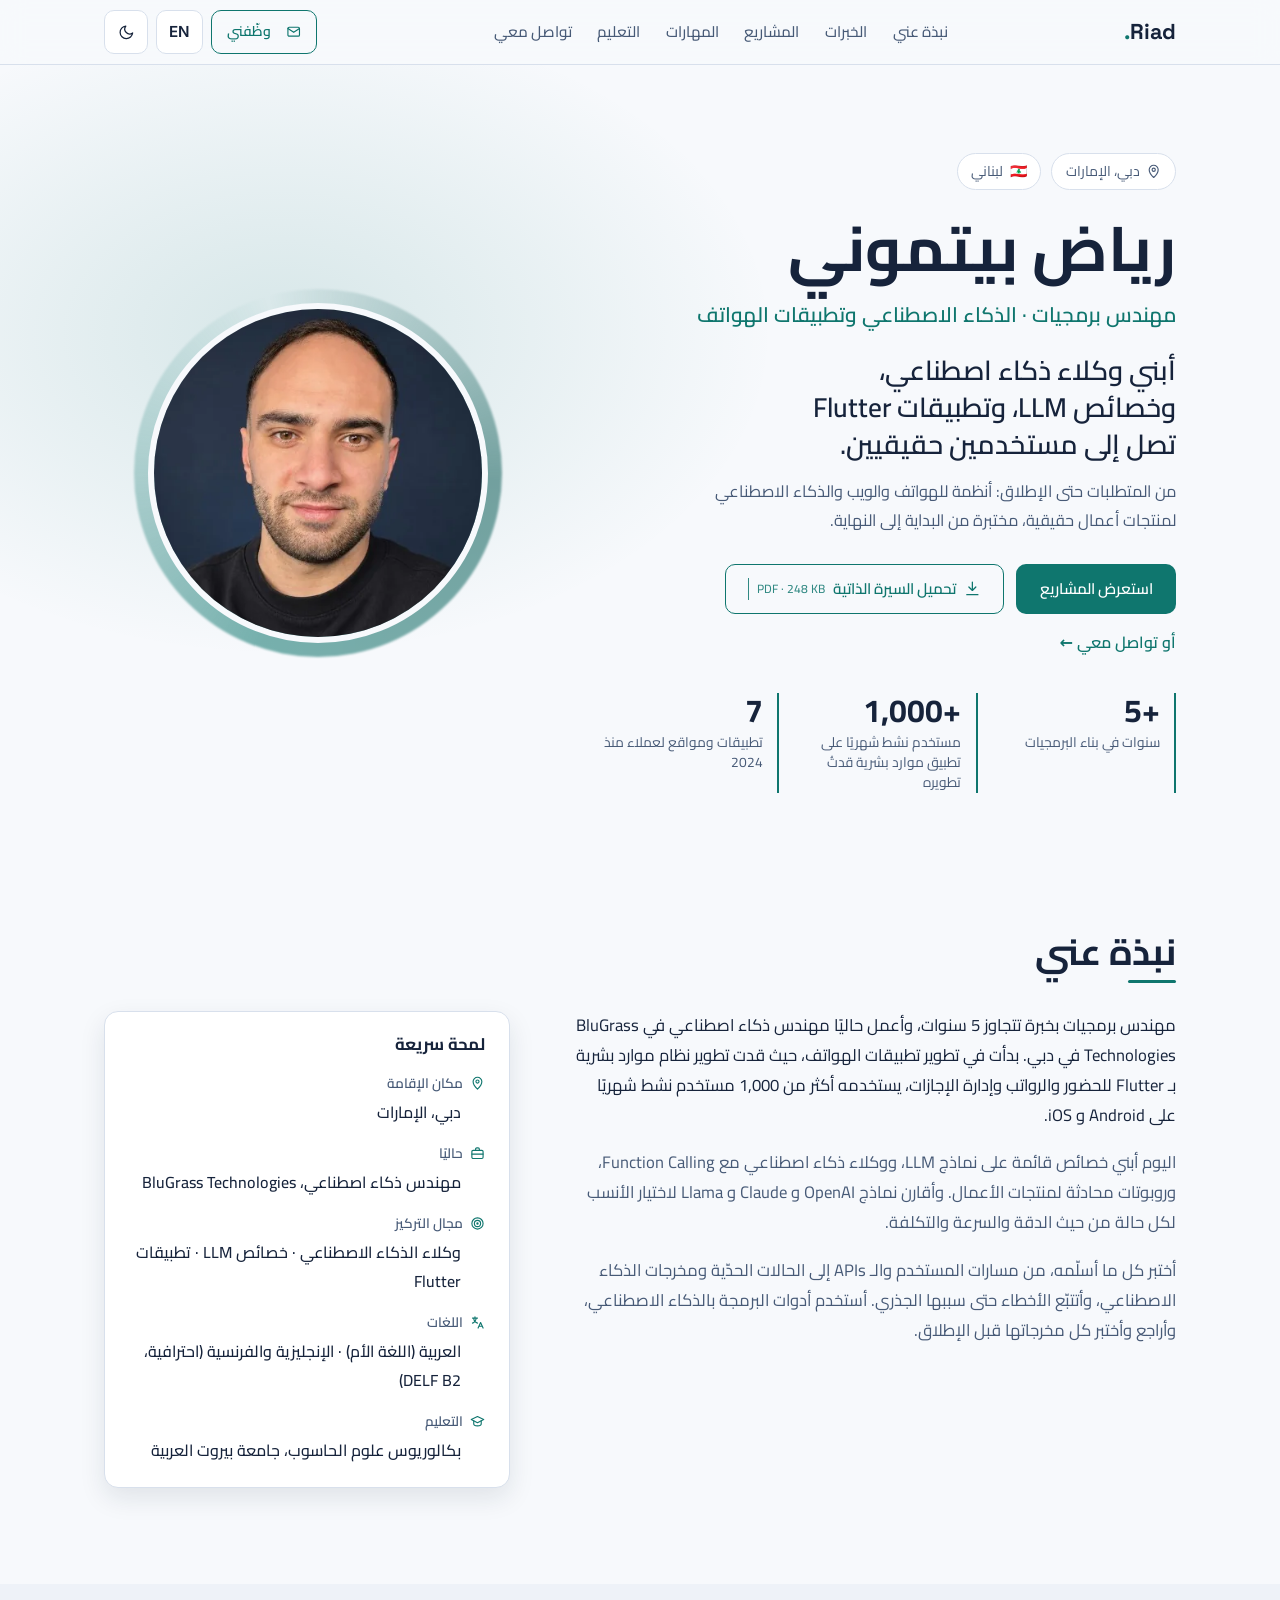
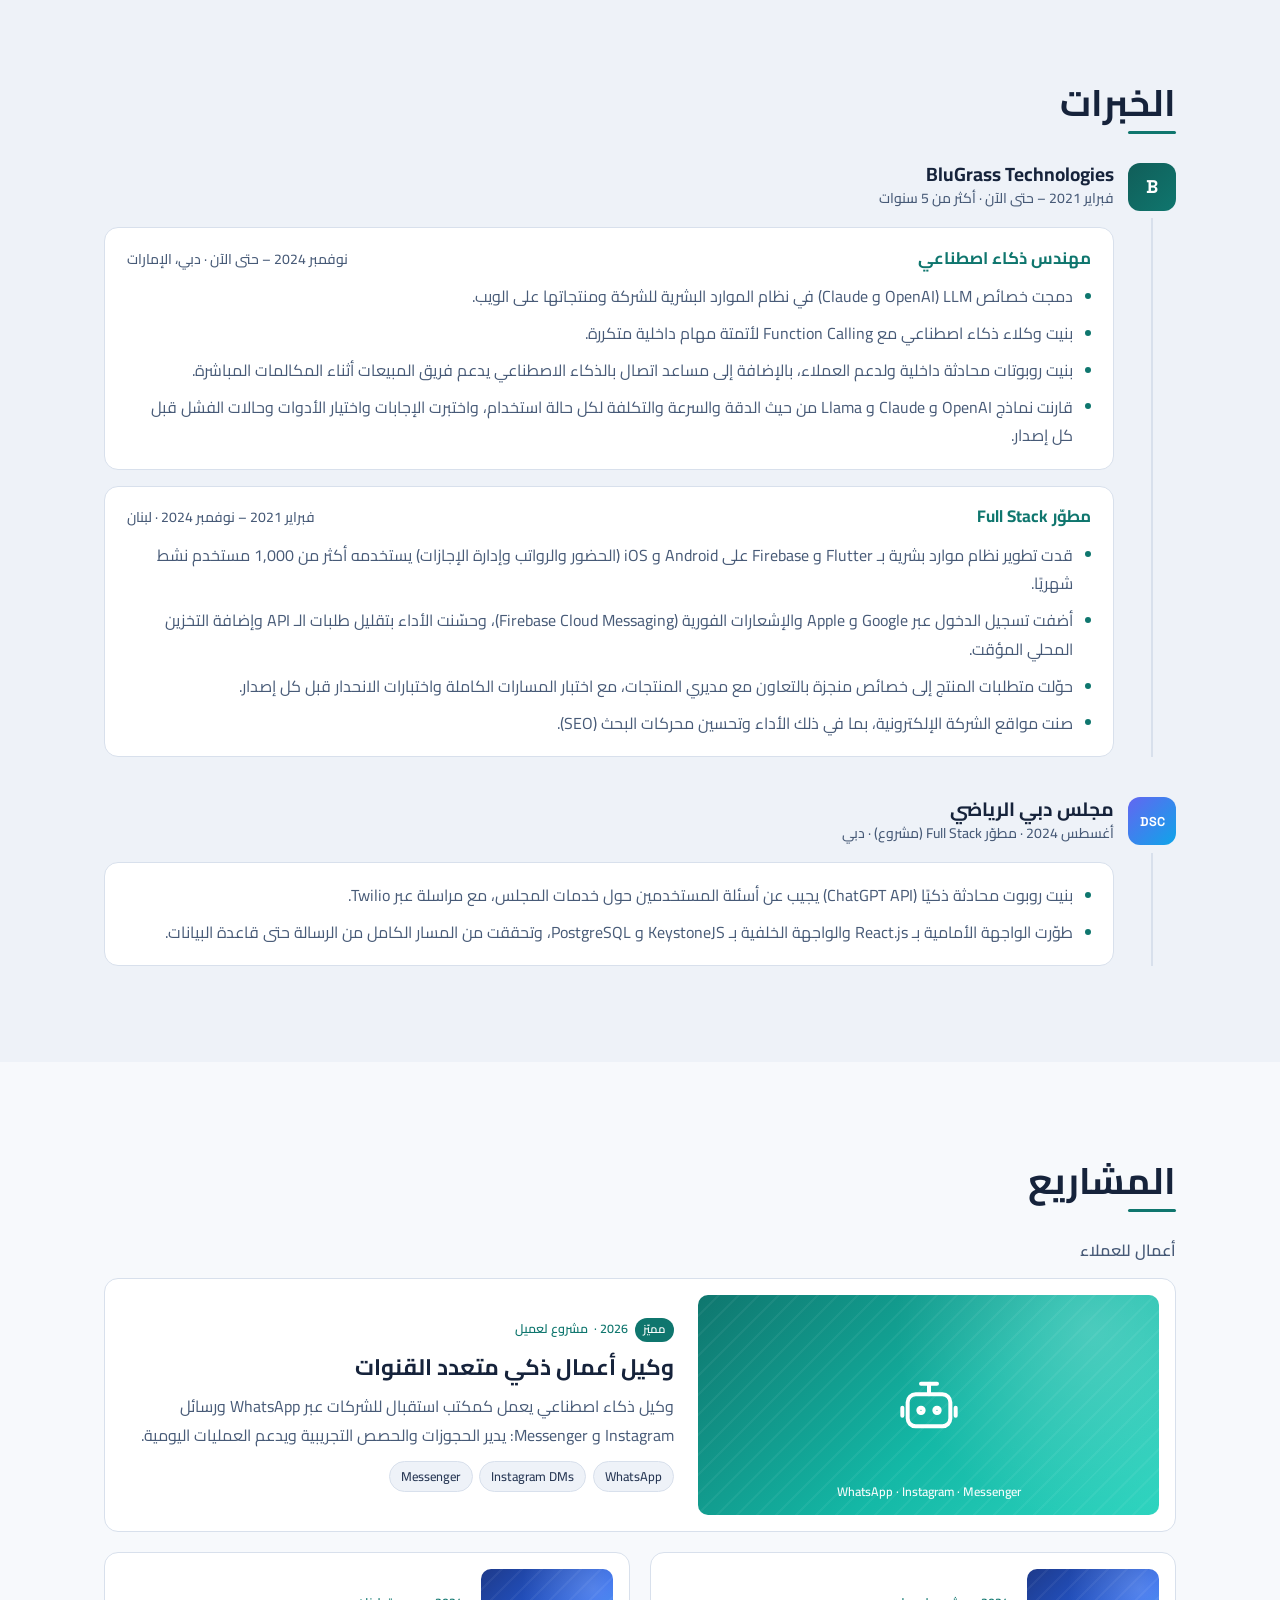
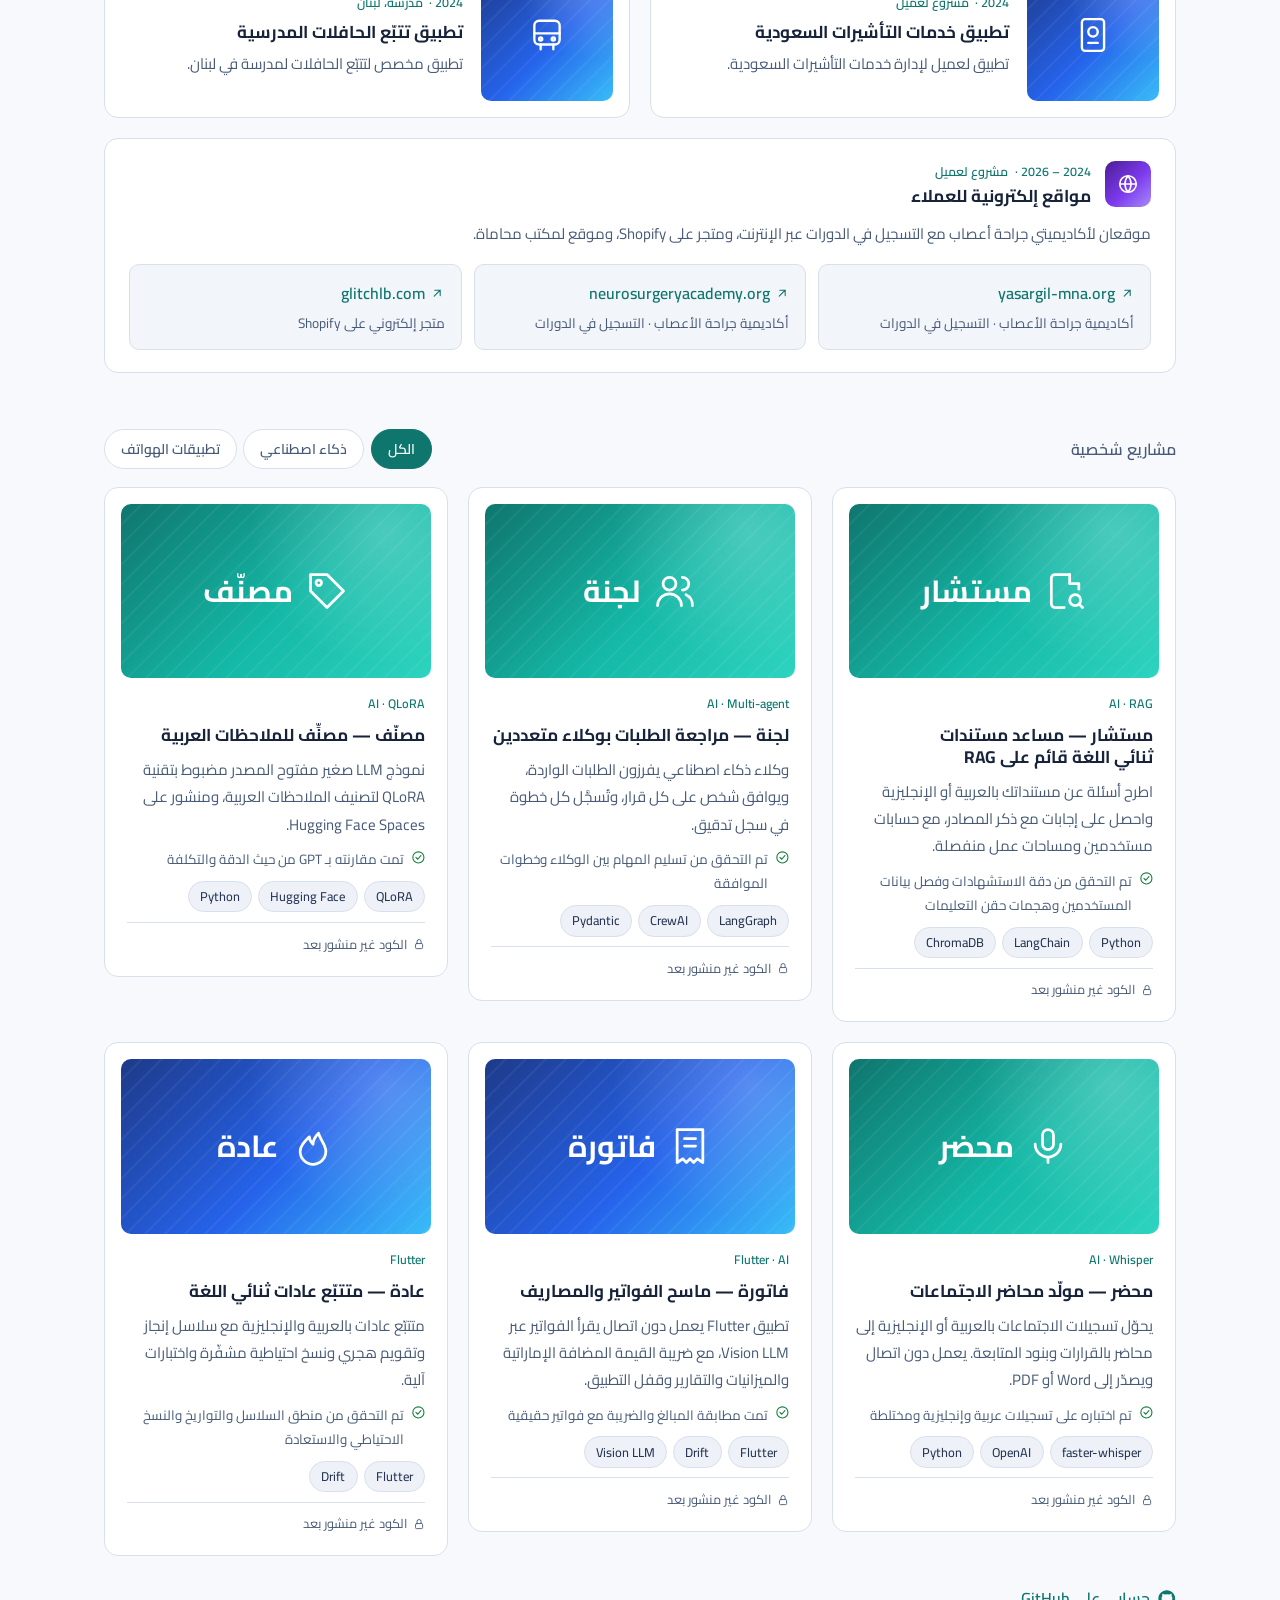
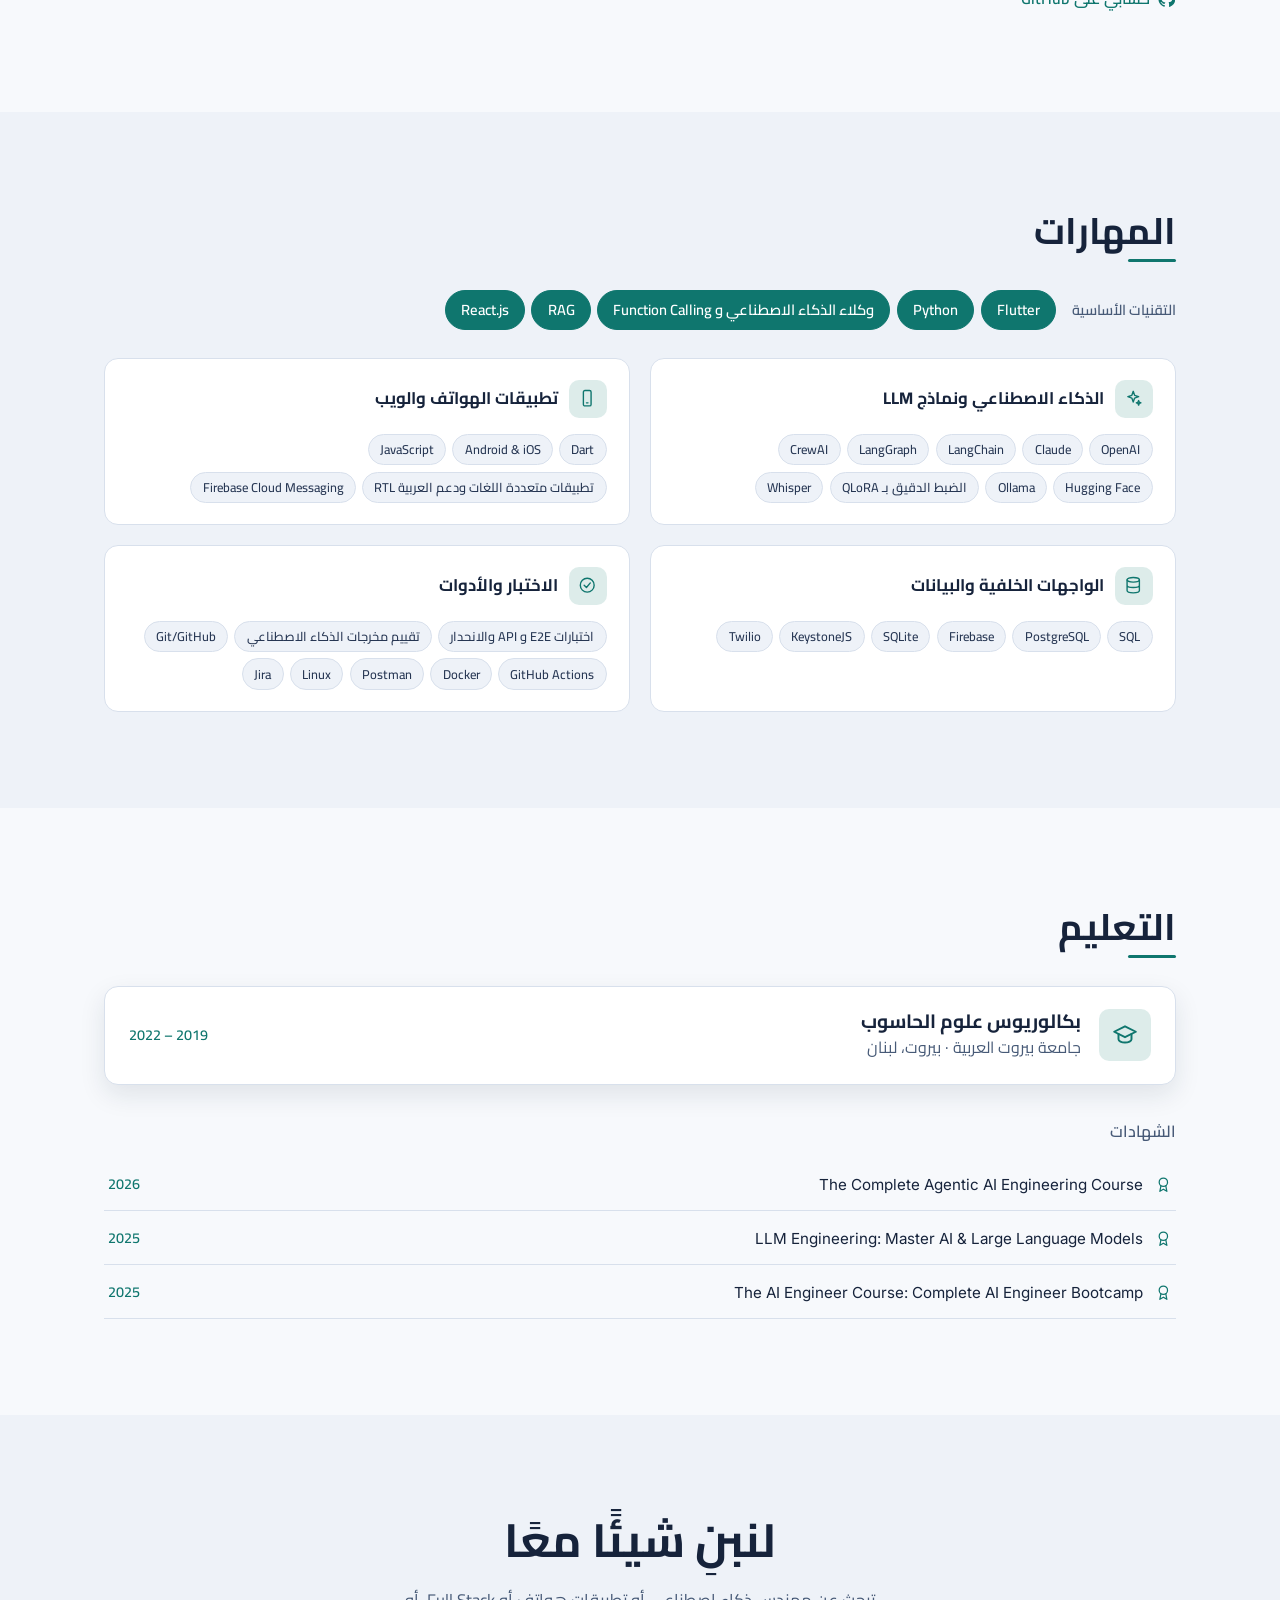
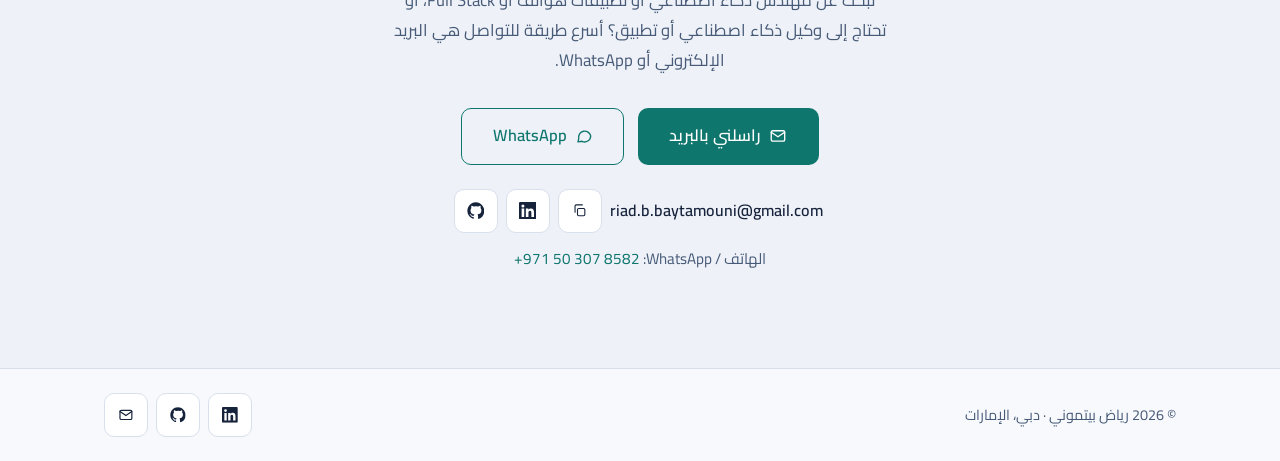
<file: ar/index.html>
<!DOCTYPE html>
<!-- GENERATED by tools/build-ar.mjs from index.html. Don't edit by hand. -->
<html lang="ar" dir="rtl">
<head>
  <meta charset="UTF-8">
  <meta name="viewport" content="width=device-width, initial-scale=1">
  <title data-i18n="meta.title">رياض بيتموني — مهندس برمجيات · الذكاء الاصطناعي وتطبيقات الهواتف | دبي</title>
  <meta name="description" data-i18n-content="meta.desc" content="رياض بيتموني، مهندس برمجيات (الذكاء الاصطناعي وتطبيقات الهواتف) في دبي. أكثر من 5 سنوات في بناء وكلاء الذكاء الاصطناعي وخصائص LLM وروبوتات المحادثة وتطبيقات Flutter. قاد تطوير تطبيق موارد بشرية يستخدمه أكثر من 1,000 مستخدم نشط شهريًا.">
  <meta name="theme-color" content="#0b1220">
  <link rel="canonical" href="https://riadbaytamouni.github.io/ar/">
  <link rel="alternate" hreflang="en" href="https://riadbaytamouni.github.io/">
  <link rel="alternate" hreflang="ar" href="https://riadbaytamouni.github.io/ar/">
  <link rel="alternate" hreflang="x-default" href="https://riadbaytamouni.github.io/">
  <meta property="og:type" content="profile">
  <meta property="og:locale" content="ar_AE">
  <meta property="og:locale:alternate" content="en_US">
  <meta property="og:site_name" content="Riad Baytamouni">
  <meta property="og:title" data-i18n-content="meta.ogTitle" content="رياض بيتموني — مهندس برمجيات · الذكاء الاصطناعي وتطبيقات الهواتف">
  <meta property="og:description" data-i18n-content="meta.ogDesc" content="أبني وكلاء ذكاء اصطناعي وخصائص LLM وتطبيقات Flutter تصل إلى مستخدمين حقيقيين. مقيم في دبي.">
  <meta property="og:url" content="https://riadbaytamouni.github.io/ar/">
  <meta property="og:image" content="https://riadbaytamouni.github.io/og.png">
  <meta property="og:image:width" content="1200">
  <meta property="og:image:height" content="630">
  <meta property="og:image:alt" content="Riad Baytamouni — Software Engineer, AI &amp; Mobile Apps">
  <meta name="twitter:card" content="summary_large_image">
  <meta name="twitter:image" content="https://riadbaytamouni.github.io/og.png">
  <link rel="icon" href="../favicon.svg" type="image/svg+xml">
  <link rel="apple-touch-icon" href="../apple-touch-icon.png">
  <link rel="manifest" href="../site.webmanifest">
  <link rel="preconnect" href="https://fonts.googleapis.com">
  <link rel="preconnect" href="https://fonts.gstatic.com" crossorigin>
  <link href="https://fonts.googleapis.com/css2?family=Space+Grotesk:wght@500;600;700&family=Inter:wght@400;500;600&family=Cairo:wght@400;600;700&display=swap" rel="stylesheet">
  <link rel="stylesheet" href="../style.css">
  <script>
    // Runs before paint: turn on animations only when JS works, and apply the saved/system theme without a flash.
    (function () {
      var d = document.documentElement, t = null;
      d.classList.add("js");
      try { t = localStorage.getItem("theme"); } catch (e) {}
      if (t !== "light" && t !== "dark") t = matchMedia("(prefers-color-scheme: light)").matches ? "light" : "dark";
      d.dataset.theme = t;
    })();
  </script>
  <script type="application/ld+json">
  {
    "@context": "https://schema.org",
    "@type": "Person",
    "name": "Riad Bilal Baytamouni",
    "alternateName": ["Riad Baytamouni", "رياض بيتموني"],
    "jobTitle": "Software Engineer — AI & Mobile Apps",
    "worksFor": { "@type": "Organization", "name": "BluGrass Technologies" },
    "address": { "@type": "PostalAddress", "addressLocality": "Dubai", "addressCountry": "AE" },
    "email": "mailto:riad.b.baytamouni@gmail.com",
    "telephone": "+971503078582",
    "nationality": "Lebanese",
    "knowsLanguage": ["ar", "en", "fr"],
    "knowsAbout": ["Flutter", "Python", "AI agents", "LLM integration", "RAG", "React.js", "Software testing"],
    "url": "https://riadbaytamouni.github.io/",
    "image": "https://riadbaytamouni.github.io/profile.jpg",
    "sameAs": [
      "https://www.linkedin.com/in/riad-baytamouni",
      "https://github.com/riadbaytamouni"
    ],
    "alumniOf": { "@type": "CollegeOrUniversity", "name": "Beirut Arab University" }
  }
  </script>
</head>
<body>

<!-- Icon sprite -->
<svg xmlns="http://www.w3.org/2000/svg" style="display:none">
  <symbol id="i-sun" viewBox="0 0 24 24"><circle cx="12" cy="12" r="4"/><path d="M12 2v2m0 16v2M4.9 4.9l1.4 1.4m11.4 11.4 1.4 1.4M2 12h2m16 0h2M4.9 19.1l1.4-1.4m11.4-11.4 1.4-1.4"/></symbol>
  <symbol id="i-moon" viewBox="0 0 24 24"><path d="M21 12.8A9 9 0 1 1 11.2 3a7 7 0 0 0 9.8 9.8Z"/></symbol>
  <symbol id="i-menu" viewBox="0 0 24 24"><path d="M4 6h16M4 12h16M4 18h16"/></symbol>
  <symbol id="i-close" viewBox="0 0 24 24"><path d="M6 6l12 12M18 6 6 18"/></symbol>
  <symbol id="i-download" viewBox="0 0 24 24"><path d="M12 3v12m0 0-5-5m5 5 5-5M4 21h16"/></symbol>
  <symbol id="i-pin" viewBox="0 0 24 24"><path d="M12 21s7-6.2 7-12a7 7 0 0 0-14 0c0 5.8 7 12 7 12Z"/><circle cx="12" cy="9" r="2.5"/></symbol>
  <symbol id="i-briefcase" viewBox="0 0 24 24"><rect x="3" y="7" width="18" height="13" rx="2"/><path d="M9 7V5a2 2 0 0 1 2-2h2a2 2 0 0 1 2 2v2M3 13h18"/></symbol>
  <symbol id="i-target" viewBox="0 0 24 24"><circle cx="12" cy="12" r="9"/><circle cx="12" cy="12" r="5"/><circle cx="12" cy="12" r="1"/></symbol>
  <symbol id="i-lang" viewBox="0 0 24 24"><path d="M4 5h8M8 3v2M6 5c0 4 3 7 6 8M10 5c0 3-3 7-6 8M13 21l4-9 4 9M14.5 18h5"/></symbol>
  <symbol id="i-cap" viewBox="0 0 24 24"><path d="m2 9 10-5 10 5-10 5Z"/><path d="M6 11v5c0 1.5 2.7 3 6 3s6-1.5 6-3v-5"/></symbol>
  <symbol id="i-award" viewBox="0 0 24 24"><circle cx="12" cy="9" r="6"/><path d="m8.5 14-1.5 8 5-3 5 3-1.5-8"/></symbol>
  <symbol id="i-bot" viewBox="0 0 24 24"><rect x="4" y="8" width="16" height="12" rx="3"/><path d="M12 8V4M9 4h6M2 13v3M22 13v3"/><circle cx="9" cy="14" r="1"/><circle cx="15" cy="14" r="1"/></symbol>
  <symbol id="i-passport" viewBox="0 0 24 24"><rect x="5" y="2" width="14" height="20" rx="2"/><circle cx="12" cy="10" r="3"/><path d="M9 17h6"/></symbol>
  <symbol id="i-bus" viewBox="0 0 24 24"><rect x="4" y="3" width="16" height="15" rx="3"/><path d="M4 11h16M8 18v3M16 18v3"/><circle cx="8" cy="14.5" r="1"/><circle cx="16" cy="14.5" r="1"/></symbol>
  <symbol id="i-globe" viewBox="0 0 24 24"><circle cx="12" cy="12" r="9"/><path d="M3 12h18M12 3a14 14 0 0 1 0 18M12 3a14 14 0 0 0 0 18"/></symbol>
  <symbol id="i-search-doc" viewBox="0 0 24 24"><path d="M14 3H6a2 2 0 0 0-2 2v14a2 2 0 0 0 2 2h5"/><path d="M14 3v5h5M19 8v3"/><circle cx="17" cy="17" r="3"/><path d="m21 21-1.8-1.8"/></symbol>
  <symbol id="i-users" viewBox="0 0 24 24"><circle cx="9" cy="8" r="3.5"/><path d="M2.5 20a6.5 6.5 0 0 1 13 0M16 4.5a3.5 3.5 0 0 1 0 7M18 14a6 6 0 0 1 3.5 6"/></symbol>
  <symbol id="i-tag" viewBox="0 0 24 24"><path d="M3 12V3h9l9 9-9 9Z"/><circle cx="7.5" cy="7.5" r="1.5"/></symbol>
  <symbol id="i-mic" viewBox="0 0 24 24"><rect x="9" y="3" width="6" height="11" rx="3"/><path d="M5 11a7 7 0 0 0 14 0M12 18v3"/></symbol>
  <symbol id="i-receipt" viewBox="0 0 24 24"><path d="M5 3h14v18l-3-2-2 2-2-2-2 2-2-2-3 2Z"/><path d="M9 8h6M9 12h6"/></symbol>
  <symbol id="i-flame" viewBox="0 0 24 24"><path d="M12 22a7 7 0 0 0 7-7c0-4-3-6-4-10-2 2-3 4-3 6-1-1-2-2-2-4-3 3-5 5-5 8a7 7 0 0 0 7 7Z"/></symbol>
  <symbol id="i-sparkle" viewBox="0 0 24 24"><path d="M12 3l1.8 5.2L19 10l-5.2 1.8L12 17l-1.8-5.2L5 10l5.2-1.8Z"/><path d="M19 15l.8 2.2L22 18l-2.2.8L19 21l-.8-2.2L16 18l2.2-.8Z"/></symbol>
  <symbol id="i-phone" viewBox="0 0 24 24"><rect x="7" y="2" width="10" height="20" rx="2"/><path d="M11 18h2"/></symbol>
  <symbol id="i-db" viewBox="0 0 24 24"><ellipse cx="12" cy="5" rx="8" ry="3"/><path d="M4 5v14c0 1.7 3.6 3 8 3s8-1.3 8-3V5M4 12c0 1.7 3.6 3 8 3s8-1.3 8-3"/></symbol>
  <symbol id="i-check" viewBox="0 0 24 24"><circle cx="12" cy="12" r="9"/><path d="m8 12 3 3 5-6"/></symbol>
  <symbol id="i-mail" viewBox="0 0 24 24"><rect x="3" y="5" width="18" height="14" rx="2"/><path d="m3 7 9 6 9-6"/></symbol>
  <symbol id="i-chat" viewBox="0 0 24 24"><path d="M21 12a8 8 0 0 1-11.6 7.1L4 20l1-4.6A8 8 0 1 1 21 12Z"/></symbol>
  <symbol id="i-copy" viewBox="0 0 24 24"><rect x="9" y="9" width="12" height="12" rx="2"/><path d="M5 15V5a2 2 0 0 1 2-2h10"/></symbol>
  <symbol id="i-lock" viewBox="0 0 24 24"><rect x="5" y="11" width="14" height="10" rx="2"/><path d="M8 11V7a4 4 0 0 1 8 0v4"/></symbol>
  <symbol id="i-ext" viewBox="0 0 24 24"><path d="M7 17 17 7M8 7h9v9"/></symbol>
  <symbol id="i-github" viewBox="0 0 24 24"><path fill="currentColor" stroke="none" d="M12 .5C5.7.5.5 5.7.5 12c0 5.1 3.3 9.4 7.9 10.9.6.1.8-.3.8-.6v-2c-3.2.7-3.9-1.5-3.9-1.5-.5-1.3-1.3-1.7-1.3-1.7-1-.7.1-.7.1-.7 1.2.1 1.8 1.2 1.8 1.2 1 1.8 2.8 1.3 3.5 1 .1-.8.4-1.3.7-1.6-2.6-.3-5.3-1.3-5.3-5.7 0-1.3.5-2.3 1.2-3.1-.1-.3-.5-1.5.1-3.2 0 0 1-.3 3.3 1.2a11.5 11.5 0 0 1 6 0C17.3 4.7 18.3 5 18.3 5c.6 1.7.2 2.9.1 3.2.8.8 1.2 1.8 1.2 3.1 0 4.4-2.7 5.4-5.3 5.7.4.4.8 1.1.8 2.2v3.3c0 .3.2.7.8.6A11.5 11.5 0 0 0 23.5 12C23.5 5.7 18.3.5 12 .5Z"/></symbol>
  <symbol id="i-linkedin" viewBox="0 0 24 24"><path fill="currentColor" stroke="none" d="M20.45 20.45h-3.56v-5.57c0-1.33-.02-3.04-1.85-3.04-1.85 0-2.14 1.45-2.14 2.94v5.67H9.35V9h3.41v1.56h.05c.48-.9 1.64-1.85 3.37-1.85 3.6 0 4.27 2.37 4.27 5.46v6.28ZM5.34 7.43a2.06 2.06 0 1 1 0-4.13 2.06 2.06 0 0 1 0 4.13ZM7.12 20.45H3.56V9h3.56v11.45ZM22.22 0H1.77C.79 0 0 .77 0 1.73v20.54C0 23.23.79 24 1.77 24h20.45c.98 0 1.78-.77 1.78-1.73V1.73C24 .77 23.2 0 22.22 0Z"/></symbol>
</svg>

<a href="#main" class="skip-link" data-i18n="nav.skip">تخطَّ إلى المحتوى</a>

<header class="navbar" id="navbar">
  <nav class="nav-inner container" aria-label="القائمة الرئيسية" data-i18n-aria="nav.label">
    <!-- The brand mark stays "Riad." in Latin in both languages on purpose: it's the logo. -->
    <a href="#hero" class="brand" aria-label="رياض بيتموني، العودة إلى الأعلى" data-i18n-aria="nav.home">Riad<span class="accent">.</span></a>
    <ul class="nav-links" id="navLinks">
      <li><a href="#about" data-i18n="nav.about">نبذة عني</a></li>
      <li><a href="#experience" data-i18n="nav.experience">الخبرات</a></li>
      <li><a href="#projects" data-i18n="nav.projects">المشاريع</a></li>
      <li><a href="#skills" data-i18n="nav.skills">المهارات</a></li>
      <li><a href="#education" data-i18n="nav.education">التعليم</a></li>
      <li><a href="#contact" data-i18n="nav.contact">تواصل معي</a></li>
      <li class="nav-cv-mobile"><a href="../cv.pdf" download="Riad_Baytamouni_CV.pdf" data-i18n="nav.cv">تحميل السيرة الذاتية</a></li>
    </ul>
    <div class="nav-actions">
      <a href="#contact" class="btn btn-sm btn-outline nav-cv"><svg class="icon" aria-hidden="true"><use href="#i-mail"/></svg><span data-i18n="nav.hire">وظّفني</span></a>
      <a id="langToggle" class="toggle-btn lang-btn" href="../" hreflang="en" lang="en" aria-label="English version">EN</a>
      <button id="themeToggle" class="toggle-btn icon-btn" type="button" aria-label="Switch to light mode">
        <svg class="icon icon-sun" aria-hidden="true"><use href="#i-sun"/></svg>
        <svg class="icon icon-moon" aria-hidden="true"><use href="#i-moon"/></svg>
      </button>
      <button id="menuToggle" class="toggle-btn icon-btn menu-btn" type="button" aria-label="فتح القائمة" aria-expanded="false" aria-controls="navLinks" data-i18n-aria="nav.menu">
        <svg class="icon icon-open" aria-hidden="true"><use href="#i-menu"/></svg>
        <svg class="icon icon-close" aria-hidden="true"><use href="#i-close"/></svg>
      </button>
    </div>
  </nav>
</header>

<main id="main">
  <!-- HERO -->
  <section id="hero" class="hero">
    <div class="container hero-grid">
      <div class="hero-text">
        <p class="hero-badges">
          <span class="badge"><svg class="icon" aria-hidden="true"><use href="#i-pin"/></svg><span data-i18n="hero.location">دبي، الإمارات</span></span>
          <span class="badge">🇱🇧 <span data-i18n="hero.nationality">لبناني</span></span>
          <!-- TODO(Riad): show "Open to work"? Remove the `hidden` attribute below to turn it on. -->
          <span class="badge badge-open" hidden><span class="pulse" aria-hidden="true"></span><span data-i18n="hero.open">متاح لفرص عمل</span></span>
        </p>
        <h1 data-i18n="hero.name">رياض بيتموني</h1>
        <p class="hero-title" data-i18n="hero.title">مهندس برمجيات · الذكاء الاصطناعي وتطبيقات الهواتف</p>
        <p class="hero-lead" data-i18n="hero.lead">أبني وكلاء ذكاء اصطناعي، وخصائص <bdi>LLM</bdi>، وتطبيقات <bdi>Flutter</bdi> تصل إلى مستخدمين حقيقيين.</p>
        <p class="hero-sub" data-i18n="hero.sub">من المتطلبات حتى الإطلاق: أنظمة للهواتف والويب والذكاء الاصطناعي لمنتجات أعمال حقيقية، مختبرة من البداية إلى النهاية.</p>
        <div class="hero-cta">
          <a href="#projects" class="btn btn-primary" data-i18n="hero.viewProjects">استعرض المشاريع</a>
          <a href="../cv.pdf" class="btn btn-outline" download="Riad_Baytamouni_CV.pdf"><svg class="icon" aria-hidden="true"><use href="#i-download"/></svg><span data-i18n="hero.downloadCV">تحميل السيرة الذاتية</span><span class="btn-hint" dir="ltr" data-i18n="hero.cvHint">PDF · 248 KB</span></a>
        </div>
        <p class="hero-contact"><a href="#contact" data-i18n="hero.contact">أو تواصل معي ←</a></p>
        <!-- TODO(Riad): swap/add stats with confirmed numbers (agents/chatbots shipped to production, hours saved…). -->
        <dl class="stats">
          <div class="stat"><dt><span dir="ltr">5+</span></dt><dd data-i18n="stats.years">سنوات في بناء البرمجيات</dd></div>
          <div class="stat"><dt><span dir="ltr">1,000+</span></dt><dd data-i18n="stats.mau">مستخدم نشط شهريًا على تطبيق موارد بشرية قدتُ تطويره</dd></div>
          <div class="stat"><dt><span dir="ltr">7</span></dt><dd data-i18n="stats.clients">تطبيقات ومواقع لعملاء منذ 2024</dd></div>
        </dl>
      </div>
      <div class="hero-photo">
        <picture>
          <source srcset="../profile.webp" type="image/webp">
          <img src="../profile.jpg" alt="صورة رياض بيتموني" data-i18n-alt="hero.photoAlt" width="400" height="400" fetchpriority="high">
        </picture>
      </div>
    </div>
  </section>

  <!-- ABOUT -->
  <section id="about" class="section">
    <div class="container">
      <h2 class="section-title reveal" data-i18n="about.title">نبذة عني</h2>
      <div class="about-grid">
        <div class="about-text reveal">
          <p data-i18n="about.p1">مهندس برمجيات بخبرة تتجاوز 5 سنوات، وأعمل حاليًا مهندس ذكاء اصطناعي في BluGrass Technologies في دبي. بدأت في تطوير تطبيقات الهواتف، حيث قدت تطوير نظام موارد بشرية بـ Flutter للحضور والرواتب وإدارة الإجازات، يستخدمه أكثر من 1,000 مستخدم نشط شهريًا على Android و iOS.</p>
          <p data-i18n="about.p2">اليوم أبني خصائص قائمة على نماذج LLM، ووكلاء ذكاء اصطناعي مع Function Calling، وروبوتات محادثة لمنتجات الأعمال. وأقارن نماذج OpenAI و Claude و Llama لاختيار الأنسب لكل حالة من حيث الدقة والسرعة والتكلفة.</p>
          <p data-i18n="about.p3">أختبر كل ما أسلّمه، من مسارات المستخدم والـ APIs إلى الحالات الحدّية ومخرجات الذكاء الاصطناعي، وأتتبّع الأخطاء حتى سببها الجذري. أستخدم أدوات البرمجة بالذكاء الاصطناعي، وأراجع وأختبر كل مخرجاتها قبل الإطلاق.</p>
        </div>
        <aside class="glance reveal" aria-labelledby="glanceTitle">
          <h3 id="glanceTitle" data-i18n="glance.title">لمحة سريعة</h3>
          <dl>
            <div><dt><svg class="icon" aria-hidden="true"><use href="#i-pin"/></svg><span data-i18n="glance.based">مكان الإقامة</span></dt><dd data-i18n="glance.basedV">دبي، الإمارات</dd></div>
            <div><dt><svg class="icon" aria-hidden="true"><use href="#i-briefcase"/></svg><span data-i18n="glance.now">حاليًا</span></dt><dd data-i18n="glance.nowV">مهندس ذكاء اصطناعي، BluGrass Technologies</dd></div>
            <div><dt><svg class="icon" aria-hidden="true"><use href="#i-target"/></svg><span data-i18n="glance.focus">مجال التركيز</span></dt><dd data-i18n="glance.focusV">وكلاء الذكاء الاصطناعي · خصائص LLM · تطبيقات Flutter</dd></div>
            <div><dt><svg class="icon" aria-hidden="true"><use href="#i-lang"/></svg><span data-i18n="glance.langs">اللغات</span></dt><dd data-i18n="glance.langsV">العربية (اللغة الأم) · الإنجليزية والفرنسية (احترافية، DELF B2)</dd></div>
            <div><dt><svg class="icon" aria-hidden="true"><use href="#i-cap"/></svg><span data-i18n="glance.edu">التعليم</span></dt><dd data-i18n="glance.eduV">بكالوريوس علوم الحاسوب، جامعة بيروت العربية</dd></div>
          </dl>
        </aside>
      </div>
    </div>
  </section>

  <!-- EXPERIENCE -->
  <section id="experience" class="section section-alt">
    <div class="container">
      <h2 class="section-title reveal" data-i18n="exp.title">الخبرات</h2>
      <!-- TODO(Riad): add confirmed numbers to bullets (workflows automated, hours saved, chatbot volume, % resolved, cost cut, % fewer API calls). -->
      <div class="timeline">
        <article class="timeline-item reveal">
          <div class="company">
            <span class="avatar" aria-hidden="true">B</span>
            <div>
              <h3>BluGrass Technologies</h3>
              <p class="timeline-date" data-i18n="exp.blugrass.date">فبراير 2021 – حتى الآن · أكثر من 5 سنوات</p>
            </div>
          </div>
          <div class="role">
            <div class="role-head">
              <h4 data-i18n="exp.ai.role">مهندس ذكاء اصطناعي</h4>
              <p class="role-date" data-i18n="exp.ai.date">نوفمبر 2024 – حتى الآن · دبي، الإمارات</p>
            </div>
            <ul class="bullets">
              <li data-i18n="exp.ai.1">دمجت خصائص LLM (OpenAI و Claude) في نظام الموارد البشرية للشركة ومنتجاتها على الويب.</li>
              <li data-i18n="exp.ai.2">بنيت وكلاء ذكاء اصطناعي مع Function Calling لأتمتة مهام داخلية متكررة.</li>
              <li data-i18n="exp.ai.3">بنيت روبوتات محادثة داخلية ولدعم العملاء، بالإضافة إلى مساعد اتصال بالذكاء الاصطناعي يدعم فريق المبيعات أثناء المكالمات المباشرة.</li>
              <li data-i18n="exp.ai.4">قارنت نماذج OpenAI و Claude و Llama من حيث الدقة والسرعة والتكلفة لكل حالة استخدام، واختبرت الإجابات واختيار الأدوات وحالات الفشل قبل كل إصدار.</li>
            </ul>
          </div>
          <div class="role">
            <div class="role-head">
              <h4 data-i18n="exp.fs.role">مطوّر Full Stack</h4>
              <p class="role-date" data-i18n="exp.fs.date">فبراير 2021 – نوفمبر 2024 · لبنان</p>
            </div>
            <ul class="bullets">
              <li data-i18n="exp.fs.1">قدت تطوير نظام موارد بشرية بـ Flutter و Firebase على Android و iOS (الحضور والرواتب وإدارة الإجازات) يستخدمه أكثر من 1,000 مستخدم نشط شهريًا.</li>
              <li data-i18n="exp.fs.2">أضفت تسجيل الدخول عبر Google و Apple والإشعارات الفورية (Firebase Cloud Messaging)، وحسّنت الأداء بتقليل طلبات الـ API وإضافة التخزين المحلي المؤقت.</li>
              <li data-i18n="exp.fs.3">حوّلت متطلبات المنتج إلى خصائص منجزة بالتعاون مع مديري المنتجات، مع اختبار المسارات الكاملة واختبارات الانحدار قبل كل إصدار.</li>
              <li data-i18n="exp.fs.4">صنت مواقع الشركة الإلكترونية، بما في ذلك الأداء وتحسين محركات البحث (SEO).</li>
            </ul>
          </div>
        </article>
        <article class="timeline-item reveal">
          <div class="company">
            <span class="avatar avatar-alt" aria-hidden="true">DSC</span>
            <div>
              <h3 data-i18n="exp.dsc.company">مجلس دبي الرياضي</h3>
              <p class="timeline-date" data-i18n="exp.dsc.date">أغسطس 2024 · مطوّر Full Stack (مشروع) · دبي</p>
            </div>
          </div>
          <div class="role">
            <ul class="bullets">
              <li data-i18n="exp.dsc.1">بنيت روبوت محادثة ذكيًا (ChatGPT API) يجيب عن أسئلة المستخدمين حول خدمات المجلس، مع مراسلة عبر Twilio.</li>
              <li data-i18n="exp.dsc.2">طوّرت الواجهة الأمامية بـ React.js والواجهة الخلفية بـ KeystoneJS و PostgreSQL، وتحققت من المسار الكامل من الرسالة حتى قاعدة البيانات.</li>
            </ul>
          </div>
        </article>
      </div>
    </div>
  </section>

  <!-- PROJECTS -->
  <section id="projects" class="section">
    <div class="container">
      <h2 class="section-title reveal" data-i18n="proj.title">المشاريع</h2>

      <h3 class="subsection-title reveal" data-i18n="proj.work">أعمال للعملاء</h3>
      <!-- TODO(Riad): real 16:9 screenshots can replace the branded .thumb placeholders. -->
      <div class="projects-grid work-grid">
        <!-- TODO(Riad): stack (LLM provider, framework, WhatsApp Cloud API?) and one result metric. -->
        <article class="card card-featured reveal">
          <div class="thumb thumb-ai" aria-hidden="true"><svg class="icon"><use href="#i-bot"/></svg><span class="thumb-label">WhatsApp · Instagram · Messenger</span></div>
          <div class="card-body">
            <p class="card-meta"><span class="pill-featured" data-i18n="proj.featured">مميّز</span> 2026 · <span data-i18n="proj.client">مشروع لعميل</span></p>
            <h4 data-i18n="work.1.name">وكيل أعمال ذكي متعدد القنوات</h4>
            <p data-i18n="work.1.desc">وكيل ذكاء اصطناعي يعمل كمكتب استقبال للشركات عبر WhatsApp ورسائل Instagram و Messenger: يدير الحجوزات والحصص التجريبية ويدعم العمليات اليومية.</p>
            <ul class="chips" aria-label="القنوات" data-i18n-aria="proj.channels"><li>WhatsApp</li><li>Instagram DMs</li><li>Messenger</li></ul>
          </div>
        </article>

        <!-- TODO(Riad): platform (Android/iOS/web), stack, your role, 2–3 key features, one result line. -->
        <article class="card card-compact reveal">
          <div class="thumb thumb-mobile" aria-hidden="true"><svg class="icon"><use href="#i-passport"/></svg></div>
          <div class="card-body">
            <p class="card-meta">2024 · <span data-i18n="proj.client">مشروع لعميل</span></p>
            <h4 data-i18n="work.2.name">تطبيق خدمات التأشيرات السعودية</h4>
            <p data-i18n="work.2.desc">تطبيق لعميل لإدارة خدمات التأشيرات السعودية.</p>
          </div>
        </article>

        <!-- TODO(Riad): platform, stack, features (live GPS? parent notifications? driver app?), users. -->
        <article class="card card-compact reveal">
          <div class="thumb thumb-mobile" aria-hidden="true"><svg class="icon"><use href="#i-bus"/></svg></div>
          <div class="card-body">
            <p class="card-meta">2024 · <span data-i18n="proj.school">مدرسة، لبنان</span></p>
            <h4 data-i18n="work.3.name">تطبيق تتبّع الحافلات المدرسية</h4>
            <p data-i18n="work.3.desc">تطبيق مخصص لتتبّع الحافلات لمدرسة في لبنان.</p>
          </div>
        </article>

        <article class="card card-wide reveal">
          <div class="wide-head">
            <span class="skill-icon wide-icon" aria-hidden="true"><svg class="icon"><use href="#i-globe"/></svg></span>
            <div>
              <p class="card-meta">2024 – 2026 · <span data-i18n="proj.client">مشروع لعميل</span></p>
              <h4 data-i18n="work.4.name">مواقع إلكترونية للعملاء</h4>
            </div>
          </div>
          <p data-i18n="work.4.desc">موقعان لأكاديميتي جراحة أعصاب مع التسجيل في الدورات عبر الإنترنت، ومتجر على Shopify، وموقع لمكتب محاماة.</p>
          <!-- TODO(Riad): citylawfirm.co is left out because its SSL certificate expired (checked 20 Nov 2026). Add a tile once it's renewed. -->
          <ul class="site-tiles">
            <li><a href="https://yasargil-mna.org" rel="noopener" target="_blank"><span class="tile-domain">yasargil-mna.org<svg class="icon" aria-hidden="true"><use href="#i-ext"/></svg></span><span class="tile-desc" data-i18n="site.course">أكاديمية جراحة الأعصاب · التسجيل في الدورات</span><span class="sr-only" data-i18n="a11y.newTab">(يفتح في علامة تبويب جديدة)</span></a></li>
            <li><a href="https://neurosurgeryacademy.org" rel="noopener" target="_blank"><span class="tile-domain">neurosurgeryacademy.org<svg class="icon" aria-hidden="true"><use href="#i-ext"/></svg></span><span class="tile-desc" data-i18n="site.course">أكاديمية جراحة الأعصاب · التسجيل في الدورات</span><span class="sr-only" data-i18n="a11y.newTab">(يفتح في علامة تبويب جديدة)</span></a></li>
            <li><a href="https://glitchlb.com" rel="noopener" target="_blank"><span class="tile-domain">glitchlb.com<svg class="icon" aria-hidden="true"><use href="#i-ext"/></svg></span><span class="tile-desc" data-i18n="site.shop">متجر إلكتروني على Shopify</span><span class="sr-only" data-i18n="a11y.newTab">(يفتح في علامة تبويب جديدة)</span></a></li>
          </ul>
        </article>
      </div>

      <div class="personal-head">
        <h3 class="subsection-title reveal" data-i18n="proj.personal">مشاريع شخصية</h3>
        <div class="filters reveal" role="group" aria-label="تصفية المشاريع" data-i18n-aria="filter.label">
          <button type="button" class="filter is-active" data-filter="all" aria-pressed="true" data-i18n="filter.all">الكل</button>
          <button type="button" class="filter" data-filter="ai" aria-pressed="false" data-i18n="filter.ai">ذكاء اصطناعي</button>
          <button type="button" class="filter" data-filter="mobile" aria-pressed="false" data-i18n="filter.mobile">تطبيقات الهواتف</button>
        </div>
      </div>
      <!-- TODO(Riad): GitHub / live demo / Hugging Face URL per card (no public repos or Spaces found on 20 Nov 2026).
           When a link exists, replace that card's <p class="proof"> with:
           <div class="card-links"><a href="../URL" rel="noopener" target="_blank" class="proof-link"><svg class="icon" aria-hidden="true"><use href="#i-github"/></svg>GitHub</a></div> -->
      <div class="projects-grid" id="personalGrid">
        <article class="card reveal" data-cat="ai">
          <div class="thumb thumb-ai" aria-hidden="true"><svg class="icon"><use href="#i-search-doc"/></svg><span class="thumb-word" lang="ar">مستشار</span></div>
          <p class="card-meta">AI · RAG</p>
          <h4 data-i18n="proj.1.name">مستشار — مساعد مستندات ثنائي اللغة قائم على RAG</h4>
          <p data-i18n="proj.1.desc">اطرح أسئلة عن مستنداتك بالعربية أو الإنجليزية واحصل على إجابات مع ذكر المصادر، مع حسابات مستخدمين ومساحات عمل منفصلة.</p>
          <p class="quality"><svg class="icon" aria-hidden="true"><use href="#i-check"/></svg><span data-i18n="proj.1.q">تم التحقق من دقة الاستشهادات وفصل بيانات المستخدمين وهجمات حقن التعليمات</span></p>
          <ul class="chips" aria-label="التقنيات" data-i18n-aria="proj.tech"><li>Python</li><li>LangChain</li><li>ChromaDB</li></ul>
          <p class="proof"><svg class="icon" aria-hidden="true"><use href="#i-lock"/></svg><span data-i18n="proj.private">الكود غير منشور بعد</span></p>
        </article>

        <article class="card reveal" data-cat="ai">
          <div class="thumb thumb-ai" aria-hidden="true"><svg class="icon"><use href="#i-users"/></svg><span class="thumb-word" lang="ar">لجنة</span></div>
          <p class="card-meta">AI · Multi-agent</p>
          <h4 data-i18n="proj.4.name">لجنة — مراجعة الطلبات بوكلاء متعددين</h4>
          <p data-i18n="proj.4.desc">وكلاء ذكاء اصطناعي يفرزون الطلبات الواردة، ويوافق شخص على كل قرار، وتُسجَّل كل خطوة في سجل تدقيق.</p>
          <p class="quality"><svg class="icon" aria-hidden="true"><use href="#i-check"/></svg><span data-i18n="proj.4.q">تم التحقق من تسليم المهام بين الوكلاء وخطوات الموافقة</span></p>
          <ul class="chips" aria-label="التقنيات" data-i18n-aria="proj.tech"><li>LangGraph</li><li>CrewAI</li><li>Pydantic</li></ul>
          <p class="proof"><svg class="icon" aria-hidden="true"><use href="#i-lock"/></svg><span data-i18n="proj.private">الكود غير منشور بعد</span></p>
        </article>

        <!-- TODO(Riad): benchmark result ("X% accuracy vs GPT at Y× lower cost") + Hugging Face Space URL. -->
        <article class="card reveal" data-cat="ai">
          <div class="thumb thumb-ai" aria-hidden="true"><svg class="icon"><use href="#i-tag"/></svg><span class="thumb-word" lang="ar">مصنّف</span></div>
          <p class="card-meta">AI · QLoRA</p>
          <h4 data-i18n="proj.3.name">مصنّف — مصنِّف للملاحظات العربية</h4>
          <p data-i18n="proj.3.desc">نموذج LLM صغير مفتوح المصدر مضبوط بتقنية QLoRA لتصنيف الملاحظات العربية، ومنشور على Hugging Face Spaces.</p>
          <p class="quality"><svg class="icon" aria-hidden="true"><use href="#i-check"/></svg><span data-i18n="proj.3.q">تمت مقارنته بـ GPT من حيث الدقة والتكلفة</span></p>
          <ul class="chips" aria-label="التقنيات" data-i18n-aria="proj.tech"><li>QLoRA</li><li>Hugging Face</li><li>Python</li></ul>
          <p class="proof"><svg class="icon" aria-hidden="true"><use href="#i-lock"/></svg><span data-i18n="proj.private">الكود غير منشور بعد</span></p>
        </article>

        <article class="card reveal" data-cat="ai">
          <div class="thumb thumb-ai" aria-hidden="true"><svg class="icon"><use href="#i-mic"/></svg><span class="thumb-word" lang="ar">محضر</span></div>
          <p class="card-meta">AI · Whisper</p>
          <h4 data-i18n="proj.5.name">محضر — مولّد محاضر الاجتماعات</h4>
          <p data-i18n="proj.5.desc">يحوّل تسجيلات الاجتماعات بالعربية أو الإنجليزية إلى محاضر بالقرارات وبنود المتابعة. يعمل دون اتصال ويصدّر إلى Word أو PDF.</p>
          <p class="quality"><svg class="icon" aria-hidden="true"><use href="#i-check"/></svg><span data-i18n="proj.5.q">تم اختباره على تسجيلات عربية وإنجليزية ومختلطة</span></p>
          <ul class="chips" aria-label="التقنيات" data-i18n-aria="proj.tech"><li>faster-whisper</li><li>OpenAI</li><li>Python</li></ul>
          <p class="proof"><svg class="icon" aria-hidden="true"><use href="#i-lock"/></svg><span data-i18n="proj.private">الكود غير منشور بعد</span></p>
        </article>

        <article class="card reveal" data-cat="mobile ai">
          <div class="thumb thumb-mobile" aria-hidden="true"><svg class="icon"><use href="#i-receipt"/></svg><span class="thumb-word" lang="ar">فاتورة</span></div>
          <p class="card-meta">Flutter · AI</p>
          <h4 data-i18n="proj.6.name">فاتورة — ماسح الفواتير والمصاريف</h4>
          <p data-i18n="proj.6.desc">تطبيق Flutter يعمل دون اتصال يقرأ الفواتير عبر Vision LLM، مع ضريبة القيمة المضافة الإماراتية والميزانيات والتقارير وقفل التطبيق.</p>
          <p class="quality"><svg class="icon" aria-hidden="true"><use href="#i-check"/></svg><span data-i18n="proj.6.q">تمت مطابقة المبالغ والضريبة مع فواتير حقيقية</span></p>
          <ul class="chips" aria-label="التقنيات" data-i18n-aria="proj.tech"><li>Flutter</li><li>Drift</li><li>Vision LLM</li></ul>
          <p class="proof"><svg class="icon" aria-hidden="true"><use href="#i-lock"/></svg><span data-i18n="proj.private">الكود غير منشور بعد</span></p>
        </article>

        <article class="card reveal" data-cat="mobile">
          <div class="thumb thumb-mobile" aria-hidden="true"><svg class="icon"><use href="#i-flame"/></svg><span class="thumb-word" lang="ar">عادة</span></div>
          <p class="card-meta">Flutter</p>
          <h4 data-i18n="proj.7.name">عادة — متتبّع عادات ثنائي اللغة</h4>
          <p data-i18n="proj.7.desc">متتبّع عادات بالعربية والإنجليزية مع سلاسل إنجاز وتقويم هجري ونسخ احتياطية مشفّرة واختبارات آلية.</p>
          <p class="quality"><svg class="icon" aria-hidden="true"><use href="#i-check"/></svg><span data-i18n="proj.7.q">تم التحقق من منطق السلاسل والتواريخ والنسخ الاحتياطي والاستعادة</span></p>
          <ul class="chips" aria-label="التقنيات" data-i18n-aria="proj.tech"><li>Flutter</li><li>Drift</li></ul>
          <p class="proof"><svg class="icon" aria-hidden="true"><use href="#i-lock"/></svg><span data-i18n="proj.private">الكود غير منشور بعد</span></p>
        </article>
      </div>
      <p class="more-link reveal"><a href="https://github.com/riadbaytamouni" rel="noopener" target="_blank"><svg class="icon" aria-hidden="true"><use href="#i-github"/></svg><span data-i18n="proj.more">حسابي على GitHub</span><span class="sr-only" data-i18n="a11y.newTab">(يفتح في علامة تبويب جديدة)</span></a></p>
    </div>
  </section>

  <!-- SKILLS -->
  <section id="skills" class="section section-alt">
    <div class="container">
      <h2 class="section-title reveal" data-i18n="skills.title">المهارات</h2>
      <div class="core reveal">
        <p class="core-label" data-i18n="skills.core">التقنيات الأساسية</p>
        <ul class="chips chips-core"><li>Flutter</li><li>Python</li><li data-i18n="skills.agents">وكلاء الذكاء الاصطناعي و Function Calling</li><li>RAG</li><li>React.js</li></ul>
      </div>
      <div class="skills-grid">
        <div class="skill-card reveal">
          <h3><span class="skill-icon" aria-hidden="true"><svg class="icon"><use href="#i-sparkle"/></svg></span><span data-i18n="skills.ai">الذكاء الاصطناعي ونماذج LLM</span></h3>
          <ul class="chips"><li>OpenAI</li><li>Claude</li><li>LangChain</li><li>LangGraph</li><li>CrewAI</li><li>Hugging Face</li><li>Ollama</li><li data-i18n="skills.ft">الضبط الدقيق بـ QLoRA</li><li>Whisper</li></ul>
        </div>
        <div class="skill-card reveal">
          <h3><span class="skill-icon" aria-hidden="true"><svg class="icon"><use href="#i-phone"/></svg></span><span data-i18n="skills.mobile">تطبيقات الهواتف والويب</span></h3>
          <ul class="chips"><li>Dart</li><li>Android &amp; iOS</li><li>JavaScript</li><li data-i18n="skills.rtl">تطبيقات متعددة اللغات ودعم العربية RTL</li><li>Firebase Cloud Messaging</li></ul>
        </div>
        <div class="skill-card reveal">
          <h3><span class="skill-icon" aria-hidden="true"><svg class="icon"><use href="#i-db"/></svg></span><span data-i18n="skills.backend">الواجهات الخلفية والبيانات</span></h3>
          <ul class="chips"><li>SQL</li><li>PostgreSQL</li><li>Firebase</li><li>SQLite</li><li>KeystoneJS</li><li>Twilio</li></ul>
        </div>
        <div class="skill-card reveal">
          <h3><span class="skill-icon" aria-hidden="true"><svg class="icon"><use href="#i-check"/></svg></span><span data-i18n="skills.tools">الاختبار والأدوات</span></h3>
          <ul class="chips"><li data-i18n="skills.t1">اختبارات E2E و API والانحدار</li><li data-i18n="skills.t2">تقييم مخرجات الذكاء الاصطناعي</li><li>Git/GitHub</li><li>GitHub Actions</li><li>Docker</li><li>Postman</li><li>Linux</li><li>Jira</li></ul>
        </div>
      </div>
    </div>
  </section>

  <!-- EDUCATION -->
  <section id="education" class="section">
    <div class="container">
      <h2 class="section-title reveal" data-i18n="edu.title">التعليم</h2>
      <div class="edu-card reveal">
        <span class="skill-icon edu-icon" aria-hidden="true"><svg class="icon"><use href="#i-cap"/></svg></span>
        <div>
          <h3 data-i18n="edu.bsc">بكالوريوس علوم الحاسوب</h3>
          <p class="edu-school" data-i18n="edu.school">جامعة بيروت العربية · بيروت، لبنان</p>
        </div>
        <span class="edu-date">2019 – 2022</span>
      </div>
      <h3 class="subsection-title reveal" data-i18n="edu.certs">الشهادات</h3>
      <!-- TODO(Riad): course provider (Udemy?) and certificate link for each row. -->
      <ul class="cert-list">
        <li class="reveal"><svg class="icon" aria-hidden="true"><use href="#i-award"/></svg><span lang="en">The Complete Agentic AI Engineering Course</span><span class="edu-date">2026</span></li>
        <li class="reveal"><svg class="icon" aria-hidden="true"><use href="#i-award"/></svg><span lang="en">LLM Engineering: Master AI &amp; Large Language Models</span><span class="edu-date">2025</span></li>
        <li class="reveal"><svg class="icon" aria-hidden="true"><use href="#i-award"/></svg><span lang="en">The AI Engineer Course: Complete AI Engineer Bootcamp</span><span class="edu-date">2025</span></li>
      </ul>
    </div>
  </section>

  <!-- CONTACT -->
  <section id="contact" class="section section-alt">
    <div class="container cta reveal">
      <h2 class="cta-title" data-i18n="contact.title">لنبنِ شيئًا معًا</h2>
      <p class="cta-lead" data-i18n="contact.lead">تبحث عن مهندس ذكاء اصطناعي أو تطبيقات هواتف أو Full Stack، أو تحتاج إلى وكيل ذكاء اصطناعي أو تطبيق؟ أسرع طريقة للتواصل هي البريد الإلكتروني أو WhatsApp.</p>
      <div class="cta-buttons">
        <a href="mailto:riad.b.baytamouni@gmail.com" class="btn btn-primary btn-lg"><svg class="icon" aria-hidden="true"><use href="#i-mail"/></svg><span data-i18n="contact.email">راسلني بالبريد</span></a>
        <a href="https://wa.me/971503078582" class="btn btn-outline btn-lg" rel="noopener" target="_blank"><svg class="icon" aria-hidden="true"><use href="#i-chat"/></svg>WhatsApp<span class="sr-only" data-i18n="a11y.newTab">(يفتح في علامة تبويب جديدة)</span></a>
      </div>
      <div class="cta-secondary">
        <span class="cta-email" dir="ltr">riad.b.baytamouni@gmail.com</span>
        <button id="copyEmail" type="button" class="icon-link" aria-label="نسخ عنوان البريد الإلكتروني" data-i18n-aria="contact.copy"><svg class="icon" aria-hidden="true"><use href="#i-copy"/></svg></button>
        <a href="https://www.linkedin.com/in/riad-baytamouni" class="icon-link" rel="noopener" target="_blank" aria-label="LinkedIn (يفتح في علامة تبويب جديدة)" data-i18n-aria="contact.linkedin"><svg class="icon" aria-hidden="true"><use href="#i-linkedin"/></svg></a>
        <a href="https://github.com/riadbaytamouni" class="icon-link" rel="noopener" target="_blank" aria-label="GitHub (يفتح في علامة تبويب جديدة)" data-i18n-aria="contact.github"><svg class="icon" aria-hidden="true"><use href="#i-github"/></svg></a>
      </div>
      <p class="cta-phone"><span data-i18n="contact.phone">الهاتف / WhatsApp:</span> <a href="tel:+971503078582" dir="ltr">+971 50 307 8582</a></p>
    </div>
  </section>
</main>

<footer class="footer">
  <div class="container footer-inner">
    <p>© <span id="year">2026</span> <span data-i18n="footer.name">رياض بيتموني · دبي، الإمارات</span></p>
    <div class="footer-social">
      <a href="https://www.linkedin.com/in/riad-baytamouni" class="icon-link" rel="noopener" target="_blank" aria-label="LinkedIn (يفتح في علامة تبويب جديدة)" data-i18n-aria="contact.linkedin"><svg class="icon" aria-hidden="true"><use href="#i-linkedin"/></svg></a>
      <a href="https://github.com/riadbaytamouni" class="icon-link" rel="noopener" target="_blank" aria-label="GitHub (يفتح في علامة تبويب جديدة)" data-i18n-aria="contact.github"><svg class="icon" aria-hidden="true"><use href="#i-github"/></svg></a>
      <a href="mailto:riad.b.baytamouni@gmail.com" class="icon-link" aria-label="البريد الإلكتروني" data-i18n-aria="contact.emailLabel"><svg class="icon" aria-hidden="true"><use href="#i-mail"/></svg></a>
    </div>
  </div>
</footer>

<div id="toast" class="toast" role="status" aria-live="polite"></div>

<script src="../script.js" defer></script>
</body>
</html>
</file>
<file: style.css>
/* ============ Design tokens ============ */
:root {
  --bg: #0b1220;
  --bg-alt: #0f1729;
  --surface: #131d33;
  --surface-2: #18243e;
  --border: #22304d;
  --text: #e6ecf5;
  --text-muted: #a3b4cb;
  --accent: #14b8a6;
  --accent-strong: #2dd4bf;
  --accent-text: #2dd4bf;
  --accent-contrast: #052925;
  --chip-bg: #1a2742;
  --chip-text: #d3dceb;
  --ok: #22c55e;
  --shadow: 0 10px 30px rgba(0, 0, 0, 0.35);
  --glow: rgba(20, 184, 166, 0.35);
  --radius: 14px;
  --section-pad: clamp(64px, 10vw, 112px);
  --font-head: "Space Grotesk", system-ui, sans-serif;
  --font-body: "Inter", system-ui, sans-serif;
  --font-ar: "Cairo", system-ui, sans-serif;
  color-scheme: dark;
}

html[data-theme="light"] {
  --bg: #f7f9fc;
  --bg-alt: #eef2f8;
  --surface: #ffffff;
  --surface-2: #f2f5fa;
  --border: #d8e0ec;
  --text: #16233b;
  --text-muted: #475a77;
  --accent: #0f766e;
  --accent-strong: #115e59;
  --accent-text: #0f766e;
  --accent-contrast: #ffffff;
  --chip-bg: #eef2f8;
  --chip-text: #253552;
  --ok: #15803d;
  --shadow: 0 10px 26px rgba(22, 35, 59, 0.1);
  --glow: rgba(15, 118, 110, 0.25);
  color-scheme: light;
}

/* ============ Base ============ */
* { margin: 0; padding: 0; box-sizing: border-box; }

html { scroll-behavior: smooth; -webkit-text-size-adjust: 100%; }

body {
  background: var(--bg);
  color: var(--text);
  font-family: var(--font-body);
  font-size: 16px;
  line-height: 1.65;
  -webkit-font-smoothing: antialiased;
  transition: background 0.25s ease, color 0.25s ease;
}

html[lang="ar"] body,
html[lang="ar"] h1, html[lang="ar"] h2, html[lang="ar"] h3, html[lang="ar"] h4,
html[lang="ar"] .btn, html[lang="ar"] .hero-title, html[lang="ar"] .stat dt {
  font-family: var(--font-ar);
}
html[lang="ar"] body { line-height: 1.8; }
[lang="en"] { font-family: var(--font-body); }

h1, h2, h3, h4 { font-family: var(--font-head); line-height: 1.25; }

a { color: var(--accent-text); text-decoration: none; }
a:hover { color: var(--accent-strong); text-decoration: underline; text-underline-offset: 3px; }

img { max-width: 100%; height: auto; display: block; }

.container { max-width: 1120px; margin: 0 auto; padding: 0 clamp(16px, 4vw, 24px); }

.accent { color: var(--accent); }
.muted { color: var(--text-muted); }

.icon {
  width: 1.1em;
  height: 1.1em;
  flex: none;
  fill: none;
  stroke: currentColor;
  stroke-width: 1.8;
  stroke-linecap: round;
  stroke-linejoin: round;
}

.sr-only {
  position: absolute; width: 1px; height: 1px; padding: 0; margin: -1px;
  overflow: hidden; clip: rect(0, 0, 0, 0); white-space: nowrap; border: 0;
}

:focus-visible { outline: 3px solid var(--accent); outline-offset: 3px; border-radius: 6px; }

.skip-link {
  position: absolute;
  inset-inline-start: 1rem;
  top: -100px;
  z-index: 200;
  background: var(--accent);
  color: var(--accent-contrast);
  padding: 0.6rem 1rem;
  border-radius: 8px;
  font-weight: 600;
}
.skip-link:focus { top: 1rem; color: var(--accent-contrast); }

section[id] { scroll-margin-top: 72px; }

/* ============ Navbar ============ */
.navbar {
  position: sticky;
  top: 0;
  z-index: 100;
  background: color-mix(in srgb, var(--bg) 85%, transparent);
  backdrop-filter: blur(12px);
  -webkit-backdrop-filter: blur(12px);
  border-bottom: 1px solid var(--border);
}

.nav-inner {
  display: flex;
  align-items: center;
  justify-content: space-between;
  gap: 1rem;
  min-height: 64px;
}

.brand {
  font-family: var(--font-head);
  font-weight: 700;
  font-size: 1.35rem;
  color: var(--text);
}
.brand:hover { color: var(--text); text-decoration: none; }

.nav-links { display: flex; gap: 1.4rem; list-style: none; }

.nav-links a {
  color: var(--text-muted);
  font-weight: 500;
  font-size: 0.95rem;
  padding: 0.5rem 0.1rem;
  display: inline-block;
  position: relative;
}
.nav-links a:hover { color: var(--text); text-decoration: none; }
.nav-links a[aria-current="true"] { color: var(--text); }
.nav-links a[aria-current="true"]::after {
  content: "";
  position: absolute;
  inset-inline: 0;
  bottom: 0.15rem;
  height: 2px;
  border-radius: 2px;
  background: var(--accent);
}
.nav-cv-mobile { display: none; }

.nav-actions { display: flex; gap: 0.5rem; align-items: center; }
.nav-cv .icon { margin-inline-end: 0.4rem; }

.toggle-btn {
  min-width: 44px;
  min-height: 44px;
  padding: 0.4rem 0.75rem;
  border: 1px solid var(--border);
  background: var(--surface);
  color: var(--text);
  border-radius: 10px;
  font-family: var(--font-ar);
  font-size: 0.95rem;
  font-weight: 600;
  cursor: pointer;
  transition: border-color 0.2s, color 0.2s;
  display: inline-flex;
  align-items: center;
  justify-content: center;
}
.toggle-btn:hover { border-color: var(--accent); color: var(--accent-text); text-decoration: none; }
.lang-btn { font-family: var(--font-ar); }
html[lang="ar"] .lang-btn { font-family: var(--font-body); }

/* Theme toggle shows only the icon of the mode you'll switch TO */
html[data-theme="dark"] .icon-moon,
html[data-theme="light"] .icon-sun { display: none; }

.menu-btn { display: none; }
.menu-btn .icon-close { display: none; }
.menu-btn[aria-expanded="true"] .icon-open { display: none; }
.menu-btn[aria-expanded="true"] .icon-close { display: block; }

@media (max-width: 860px) {
  .menu-btn { display: inline-flex; }
  .nav-actions .nav-cv { display: none; }
  .nav-cv-mobile { display: block; }
  .nav-links {
    display: none;
    position: fixed;
    top: 65px;
    inset-inline: 0;
    bottom: 0;
    flex-direction: column;
    gap: 0;
    background: var(--bg);
    padding: 1rem clamp(16px, 4vw, 24px) 2rem;
    overflow-y: auto;
  }
  .nav-links.open { display: flex; }
  .nav-links li { border-bottom: 1px solid var(--border); }
  .nav-links a { display: block; padding: 0.95rem 0.15rem; font-size: 1.1rem; color: var(--text); }
  .nav-links a[aria-current="true"]::after { display: none; }
  .nav-links a[aria-current="true"] { color: var(--accent-text); }
  .nav-cv-mobile a { color: var(--accent-text); font-weight: 600; }
  body.menu-open { overflow: hidden; }
}

/* ============ Buttons ============ */
.btn {
  display: inline-flex;
  align-items: center;
  justify-content: center;
  gap: 0.5rem;
  min-height: 48px;
  padding: 0.65rem 1.4rem;
  border-radius: 10px;
  font-weight: 600;
  font-size: 0.95rem;
  border: 1px solid transparent;
  cursor: pointer;
  transition: transform 0.15s ease, background 0.2s ease, border-color 0.2s ease, box-shadow 0.2s ease;
  touch-action: manipulation;
}
.btn:hover { text-decoration: none; }
.btn:active { transform: scale(0.97); }

.btn-primary { background: var(--accent); color: var(--accent-contrast); }
.btn-primary:hover { background: var(--accent-strong); color: var(--accent-contrast); box-shadow: 0 6px 20px var(--glow); }

.btn-outline { border-color: var(--accent); color: var(--accent-text); background: transparent; }
.btn-outline:hover { background: color-mix(in srgb, var(--accent) 12%, transparent); color: var(--accent-text); }

.btn-ghost { border-color: var(--border); color: var(--text); background: transparent; }
.btn-ghost:hover { border-color: var(--accent); color: var(--accent-text); }

.btn-sm { min-height: 44px; padding: 0.4rem 0.95rem; font-size: 0.875rem; }
.btn-lg { min-height: 54px; padding: 0.8rem 1.9rem; font-size: 1.02rem; }

.btn-hint {
  font-size: 0.75rem;
  font-weight: 500;
  opacity: 0.85;
  padding-inline-start: 0.5rem;
  border-inline-start: 1px solid currentColor;
}

/* ============ Hero ============ */
.hero {
  padding: clamp(40px, 8vw, 88px) 0 clamp(24px, 4vw, 40px);
  background:
    radial-gradient(ellipse 55% 60% at 78% 35%, color-mix(in srgb, var(--accent) 14%, transparent), transparent 70%),
    var(--bg);
  overflow: hidden;
}
html[dir="rtl"] .hero {
  background:
    radial-gradient(ellipse 55% 60% at 22% 35%, color-mix(in srgb, var(--accent) 14%, transparent), transparent 70%),
    var(--bg);
}

.hero-grid {
  display: grid;
  grid-template-columns: minmax(0, 1.35fr) minmax(0, 1fr);
  gap: clamp(2rem, 5vw, 4rem);
  align-items: center;
}

.hero-badges { display: flex; gap: 0.6rem; flex-wrap: wrap; margin-bottom: 1.25rem; }

.badge {
  display: inline-flex;
  align-items: center;
  gap: 0.4rem;
  background: var(--surface);
  border: 1px solid var(--border);
  border-radius: 999px;
  padding: 0.3rem 0.85rem;
  font-size: 0.875rem;
  color: var(--text-muted);
}
.badge[hidden] { display: none; }
.badge-open { color: var(--text); border-color: color-mix(in srgb, var(--ok) 50%, var(--border)); }
.pulse {
  width: 8px; height: 8px; border-radius: 50%;
  background: var(--ok);
  box-shadow: 0 0 0 0 color-mix(in srgb, var(--ok) 60%, transparent);
  animation: pulse 2s infinite;
}
@keyframes pulse {
  70% { box-shadow: 0 0 0 8px transparent; }
  100% { box-shadow: 0 0 0 0 transparent; }
}

.hero h1 { font-size: clamp(2.4rem, 6vw, 3.9rem); font-weight: 700; letter-spacing: -0.02em; }
html[lang="ar"] .hero h1 { letter-spacing: 0; }

.hero-title {
  margin-top: 0.5rem;
  font-family: var(--font-head);
  font-size: clamp(1.05rem, 2.4vw, 1.3rem);
  font-weight: 600;
  color: var(--accent-text);
}

.hero-lead {
  margin-top: 1.25rem;
  font-family: var(--font-head);
  font-size: clamp(1.25rem, 3vw, 1.7rem);
  font-weight: 600;
  line-height: 1.35;
  max-width: 34ch;
}
html[lang="ar"] .hero-lead { font-family: var(--font-ar); max-width: 30ch; }

.hero-sub { margin-top: 0.85rem; color: var(--text-muted); max-width: 56ch; font-size: 1.02rem; }

.hero-cta { display: flex; gap: 0.75rem; flex-wrap: wrap; margin-top: 1.75rem; }

.stats {
  display: grid;
  grid-template-columns: repeat(3, minmax(0, 1fr));
  gap: 1rem;
  margin-top: 2.25rem;
  max-width: 600px;
}
.stat { border-inline-start: 2px solid var(--accent); padding-inline-start: 0.9rem; }
.stat dt {
  font-family: var(--font-head);
  font-size: clamp(1.5rem, 3.6vw, 2rem);
  font-weight: 700;
  line-height: 1.1;
}
.stat dd { color: var(--text-muted); font-size: 0.86rem; margin-top: 0.3rem; line-height: 1.45; }

.hero-photo { justify-self: center; position: relative; }
.hero-photo::before {
  content: "";
  position: absolute;
  inset: -14px;
  border-radius: 50%;
  background: conic-gradient(from 200deg, var(--accent), transparent 40%, var(--accent-strong) 70%, var(--accent));
  opacity: 0.55;
  filter: blur(1px);
}
.hero-photo::after {
  content: "";
  position: absolute;
  inset: -40px;
  border-radius: 50%;
  background: radial-gradient(circle, var(--glow), transparent 65%);
  z-index: -1;
}
.hero-photo img {
  position: relative;
  width: clamp(220px, 28vw, 340px);
  aspect-ratio: 1;
  object-fit: cover;
  border-radius: 50%;
  border: 6px solid var(--bg);
}

@media (max-width: 860px) {
  .hero-grid { grid-template-columns: 1fr; gap: 1.75rem; }
  .hero-photo { order: -1; justify-self: start; }
  .hero-photo::before { inset: -8px; }
  .hero-photo img { width: 160px; border-width: 4px; }
}
@media (max-width: 560px) {
  .stats { grid-template-columns: 1fr; gap: 0.85rem; }
  .hero-cta .btn { flex: 1 1 auto; }
}

/* ============ Sections ============ */
.section { padding: var(--section-pad) 0; }
.section-alt { background: var(--bg-alt); }

.section-title {
  font-size: clamp(1.7rem, 4vw, 2.3rem);
  margin-bottom: 2.25rem;
  position: relative;
  display: inline-block;
}
.section-title::after {
  content: "";
  position: absolute;
  inset-inline-start: 0;
  bottom: -0.5rem;
  width: 3rem;
  height: 3px;
  border-radius: 2px;
  background: var(--accent);
}

.subsection-title {
  font-size: 0.85rem;
  text-transform: uppercase;
  letter-spacing: 0.08em;
  color: var(--text-muted);
  font-weight: 600;
  margin: 0 0 1.1rem;
}
html[lang="ar"] .subsection-title { text-transform: none; letter-spacing: 0; font-size: 1rem; }

/* ============ About ============ */
.about-grid {
  display: grid;
  grid-template-columns: minmax(0, 1.5fr) minmax(0, 1fr);
  gap: clamp(2rem, 5vw, 3.5rem);
  align-items: start;
}
.about-text p { margin-bottom: 1.1rem; color: var(--text-muted); font-size: 1.04rem; }
.about-text p:first-child { color: var(--text); }

.glance {
  background: var(--surface);
  border: 1px solid var(--border);
  border-radius: var(--radius);
  padding: 1.4rem 1.5rem;
  box-shadow: var(--shadow);
}
.glance h3 { font-size: 1.05rem; margin-bottom: 1rem; }
.glance dl { display: grid; gap: 0.9rem; }
.glance dt {
  display: flex;
  align-items: center;
  gap: 0.45rem;
  font-size: 0.78rem;
  text-transform: uppercase;
  letter-spacing: 0.06em;
  color: var(--text-muted);
  font-weight: 600;
}
html[lang="ar"] .glance dt { text-transform: none; letter-spacing: 0; font-size: 0.85rem; }
.glance dt .icon { color: var(--accent-text); }
.glance dd { font-weight: 500; margin-top: 0.15rem; padding-inline-start: 1.55rem; }

@media (max-width: 860px) {
  .about-grid { grid-template-columns: 1fr; }
}

/* ============ Timeline ============ */
.timeline { display: grid; gap: 2.5rem; }

.company { display: flex; align-items: center; gap: 0.9rem; margin-bottom: 0.4rem; }
.company h3 { font-size: 1.2rem; }

.avatar {
  flex: none;
  width: 48px;
  height: 48px;
  border-radius: 12px;
  display: grid;
  place-items: center;
  font-family: var(--font-head);
  font-weight: 700;
  font-size: 1.15rem;
  color: var(--accent-contrast);
  background: linear-gradient(135deg, var(--accent-strong), var(--accent));
}
.avatar-alt { font-size: 0.8rem; background: linear-gradient(135deg, #6366f1, #0ea5e9); color: #fff; }

.timeline-date, .role-date { color: var(--text-muted); font-size: 0.875rem; font-weight: 500; }

.timeline-item {
  position: relative;
  padding-inline-start: calc(48px + 0.9rem);
}
.timeline-item .company { margin-inline-start: calc(-48px - 0.9rem); }
.timeline-item::before {
  content: "";
  position: absolute;
  inset-inline-start: 23px;
  top: 56px;
  bottom: 0;
  width: 2px;
  background: var(--border);
}

.role {
  background: var(--surface);
  border: 1px solid var(--border);
  border-radius: var(--radius);
  padding: 1.15rem 1.35rem;
  margin-top: 1rem;
}
.role-head {
  display: flex;
  flex-wrap: wrap;
  justify-content: space-between;
  align-items: baseline;
  gap: 0.25rem 1rem;
  margin-bottom: 0.65rem;
}
.role h4 { font-size: 1.05rem; color: var(--accent-text); }

.bullets { list-style: none; display: grid; gap: 0.5rem; color: var(--text-muted); }
.bullets li { position: relative; padding-inline-start: 1.1rem; }
.bullets li::before {
  content: "";
  position: absolute;
  inset-inline-start: 0;
  top: 0.68em;
  width: 6px;
  height: 6px;
  border-radius: 50%;
  background: var(--accent);
}

@media (max-width: 560px) {
  .timeline-item { padding-inline-start: 0; }
  .timeline-item .company { margin-inline-start: 0; }
  .timeline-item::before { display: none; }
}

/* ============ Projects ============ */
.projects-grid {
  display: grid;
  grid-template-columns: repeat(auto-fill, minmax(290px, 1fr));
  gap: 1.25rem;
  align-items: start;
}
.work-grid { grid-template-columns: repeat(3, minmax(0, 1fr)); margin-bottom: 3.5rem; }
@media (max-width: 960px) { .work-grid { grid-template-columns: repeat(2, minmax(0, 1fr)); } }
@media (max-width: 620px) { .work-grid { grid-template-columns: 1fr; } }

.card {
  background: var(--surface);
  border: 1px solid var(--border);
  border-radius: var(--radius);
  padding: 1rem 1rem 1.25rem;
  display: flex;
  flex-direction: column;
  gap: 0.6rem;
  transition: transform 0.2s ease, border-color 0.2s ease, box-shadow 0.2s ease;
}
.card:hover {
  transform: translateY(-4px);
  border-color: color-mix(in srgb, var(--accent) 50%, var(--border));
  box-shadow: var(--shadow);
}
.card[hidden] { display: none; }
.card > :not(.thumb) { margin-inline: 0.35rem; }
.card h4 { font-size: 1.07rem; }
.card p { color: var(--text-muted); font-size: 0.94rem; }

.card-meta {
  font-size: 0.78rem !important;
  font-weight: 600;
  color: var(--accent-text) !important;
  display: flex;
  align-items: center;
  gap: 0.4rem;
  flex-wrap: wrap;
}
.pill-featured {
  background: var(--accent);
  color: var(--accent-contrast);
  border-radius: 999px;
  padding: 0.1rem 0.55rem;
  font-size: 0.72rem;
}

/* Branded placeholder thumbnails (swap for screenshots when available) */
.thumb {
  position: relative;
  aspect-ratio: 16 / 9;
  border-radius: 10px;
  display: flex;
  align-items: center;
  justify-content: center;
  gap: 0.75rem;
  overflow: hidden;
  color: #fff;
  margin-bottom: 0.35rem;
}
.thumb::after {
  content: "";
  position: absolute;
  inset: 0;
  background:
    radial-gradient(circle at 85% 15%, rgba(255, 255, 255, 0.22), transparent 45%),
    repeating-linear-gradient(135deg, rgba(255, 255, 255, 0.05) 0 2px, transparent 2px 14px);
}
.thumb .icon { width: 44px; height: 44px; stroke-width: 1.5; position: relative; z-index: 1; }
.thumb-ai { background: linear-gradient(135deg, #0f766e, #14b8a6 55%, #2dd4bf); }
.thumb-mobile { background: linear-gradient(135deg, #1e3a8a, #2563eb 55%, #38bdf8); }
.thumb-web { background: linear-gradient(135deg, #4c1d95, #7c3aed 55%, #a78bfa); }
.thumb-word {
  position: relative;
  z-index: 1;
  font-family: var(--font-ar);
  font-weight: 700;
  font-size: 1.9rem;
  line-height: 1;
}
.thumb-label {
  position: absolute;
  z-index: 1;
  bottom: 0.7rem;
  inset-inline: 0.8rem;
  font-size: 0.78rem;
  font-weight: 600;
  opacity: 0.95;
  text-align: center;
}

.card-featured { grid-column: 1 / -1; display: grid; grid-template-columns: minmax(0, 1fr) minmax(0, 1.2fr); gap: 1.5rem; align-items: center; padding: 1rem; }
.card-featured .thumb { margin: 0; height: 100%; min-height: 220px; aspect-ratio: auto; }
.card-featured .thumb .icon { width: 64px; height: 64px; }
.card-featured .card-body { display: flex; flex-direction: column; gap: 0.7rem; margin: 0; padding: 0.5rem 0.5rem 0.5rem 0; }
html[dir="rtl"] .card-featured .card-body { padding: 0.5rem 0 0.5rem 0.5rem; }
.card-featured h4 { font-size: 1.4rem; }
.card-featured p { font-size: 1rem; }
@media (max-width: 760px) {
  .card-featured { grid-template-columns: 1fr; }
  .card-featured .thumb { min-height: 0; aspect-ratio: 16 / 9; }
  .card-featured .card-body { padding: 0 0.35rem 0.25rem; }
}

.quality {
  display: flex;
  align-items: flex-start;
  gap: 0.4rem;
  font-size: 0.84rem !important;
}
.quality .icon { color: var(--ok); margin-top: 0.2em; }

.site-list { list-style: none; display: grid; gap: 0.35rem; font-size: 0.92rem; }
.site-list a { display: inline-flex; align-items: center; gap: 0.25rem; }
.site-list .icon { width: 0.9em; height: 0.9em; }

.personal-head {
  display: flex;
  justify-content: space-between;
  align-items: center;
  flex-wrap: wrap;
  gap: 0.75rem;
  margin-bottom: 1.1rem;
}
.personal-head .subsection-title { margin: 0; }

.filters { display: flex; gap: 0.4rem; }
.filter {
  min-height: 40px;
  padding: 0.3rem 1rem;
  border-radius: 999px;
  border: 1px solid var(--border);
  background: var(--surface);
  color: var(--text-muted);
  font: inherit;
  font-size: 0.875rem;
  font-weight: 600;
  cursor: pointer;
}
.filter:hover { color: var(--text); border-color: var(--accent); }
.filter.is-active { background: var(--accent); border-color: var(--accent); color: var(--accent-contrast); }

.more-link { margin-top: 1.75rem; font-weight: 600; }
.more-link a { display: inline-flex; align-items: center; gap: 0.5rem; }

/* ============ Chips ============ */
.chips { list-style: none; display: flex; flex-wrap: wrap; gap: 0.4rem; }
.chips li {
  background: var(--chip-bg);
  color: var(--chip-text);
  border: 1px solid var(--border);
  border-radius: 999px;
  padding: 0.2rem 0.7rem;
  font-size: 0.8rem;
  font-weight: 500;
}

/* ============ Skills ============ */
.core {
  display: flex;
  align-items: center;
  flex-wrap: wrap;
  gap: 0.75rem 1rem;
  margin-bottom: 1.75rem;
}
.core-label { font-weight: 600; color: var(--text-muted); font-size: 0.9rem; }
.chips-core li {
  background: var(--accent);
  border-color: var(--accent);
  color: var(--accent-contrast);
  font-size: 0.92rem;
  font-weight: 600;
  padding: 0.35rem 0.95rem;
}

.skills-grid { display: grid; grid-template-columns: repeat(2, minmax(0, 1fr)); gap: 1.25rem; }
@media (max-width: 760px) { .skills-grid { grid-template-columns: 1fr; } }

.skill-card {
  background: var(--surface);
  border: 1px solid var(--border);
  border-radius: var(--radius);
  padding: 1.3rem 1.4rem;
}
.skill-card h3 { display: flex; align-items: center; gap: 0.65rem; font-size: 1.05rem; margin-bottom: 1rem; }
.skill-icon {
  width: 38px;
  height: 38px;
  border-radius: 10px;
  display: grid;
  place-items: center;
  color: var(--accent-text);
  background: color-mix(in srgb, var(--accent) 14%, transparent);
  flex: none;
}

/* ============ Education ============ */
.edu-card {
  display: flex;
  align-items: center;
  gap: 1.1rem;
  background: var(--surface);
  border: 1px solid var(--border);
  border-radius: var(--radius);
  padding: 1.4rem 1.5rem;
  margin-bottom: 2.25rem;
  box-shadow: var(--shadow);
}
.edu-card > div { flex: 1; }
.edu-card h3 { font-size: 1.2rem; }
.edu-icon { width: 52px; height: 52px; }
.edu-icon .icon { width: 26px; height: 26px; }
.edu-school { color: var(--text-muted); }
.edu-date { color: var(--accent-text); font-weight: 600; font-size: 0.9rem; white-space: nowrap; }

.cert-list { list-style: none; display: grid; gap: 0.1rem; }
.cert-list li {
  display: flex;
  align-items: center;
  gap: 0.75rem;
  padding: 0.75rem 0.25rem;
  border-bottom: 1px solid var(--border);
  font-size: 0.95rem;
}
.cert-list li > span:first-of-type { flex: 1; }
.cert-list .icon { color: var(--accent-text); }

@media (max-width: 560px) {
  .edu-card { flex-wrap: wrap; }
}

/* ============ Contact CTA ============ */
.cta { text-align: center; max-width: 720px; }
.cta-title { font-size: clamp(2rem, 5vw, 2.9rem); }
.cta-lead { color: var(--text-muted); margin: 1rem auto 2rem; max-width: 56ch; font-size: 1.05rem; }
.cta-buttons { display: flex; justify-content: center; flex-wrap: wrap; gap: 0.85rem; }
.cta-secondary {
  display: flex;
  justify-content: center;
  align-items: center;
  flex-wrap: wrap;
  gap: 0.5rem;
  margin-top: 1.5rem;
}
.cta-email { font-weight: 600; margin-inline-end: 0.25rem; }
.cta-phone { margin-top: 0.75rem; color: var(--text-muted); font-size: 0.95rem; }

.icon-link {
  width: 44px;
  height: 44px;
  display: inline-grid;
  place-items: center;
  border-radius: 10px;
  border: 1px solid var(--border);
  background: var(--surface);
  color: var(--text);
  cursor: pointer;
  transition: border-color 0.2s, color 0.2s;
}
.icon-link:hover { border-color: var(--accent); color: var(--accent-text); }

/* ============ Footer ============ */
.footer { border-top: 1px solid var(--border); padding: 1.5rem 0; color: var(--text-muted); font-size: 0.9rem; }
.footer-inner { display: flex; justify-content: space-between; align-items: center; flex-wrap: wrap; gap: 1rem; }
.footer-social { display: flex; gap: 0.5rem; }

/* ============ Toast ============ */
.toast {
  position: fixed;
  bottom: 1.5rem;
  left: 50%;
  transform: translate(-50%, 1rem);
  background: var(--text);
  color: var(--bg);
  padding: 0.7rem 1.2rem;
  border-radius: 10px;
  font-weight: 600;
  font-size: 0.92rem;
  box-shadow: var(--shadow);
  opacity: 0;
  pointer-events: none;
  transition: opacity 0.2s ease, transform 0.2s ease;
  z-index: 300;
  max-width: calc(100% - 32px);
}
.toast.show { opacity: 1; transform: translate(-50%, 0); }

/* ============ Scroll reveal (only when JS is running) ============ */
.js .reveal {
  opacity: 0;
  transform: translateY(12px);
  transition: opacity 0.35s ease-out, transform 0.35s ease-out;
}
.js .reveal.visible { opacity: 1; transform: none; }

@media (prefers-reduced-motion: reduce) {
  html { scroll-behavior: auto; }
  .js .reveal { opacity: 1 !important; transform: none !important; transition: none !important; }
  *, *::before, *::after { animation: none !important; transition-duration: 0.01ms !important; }
}

/* ============ Round 2 ============ */
:root { --section-pad: clamp(56px, 8vw, 96px); }
.hero-lead, .section-title, .cta-title, .card h4 { text-wrap: balance; }
.hero-cta .btn { min-width: max-content; }
.hero-contact { margin-top: 0.9rem; font-weight: 600; }
.more-link { margin-bottom: 0; }

.work-grid { grid-template-columns: repeat(2, minmax(0, 1fr)); }
@media (max-width: 620px) { .work-grid { grid-template-columns: 1fr; } }
.card-wide { grid-column: 1 / -1; padding: 1.4rem 1.5rem; gap: 0.8rem; }
.card-wide > * { margin-inline: 0 !important; }
.wide-head { display: flex; align-items: center; gap: 0.9rem; }
.wide-head h4 { margin-top: 0.15rem; }
.wide-icon { width: 46px; height: 46px; color: #fff; background: linear-gradient(135deg, #4c1d95, #7c3aed 55%, #a78bfa); }
.wide-icon .icon { width: 22px; height: 22px; }

.site-tiles { list-style: none; display: grid; grid-template-columns: repeat(auto-fit, minmax(220px, 1fr)); gap: 0.75rem; margin-top: 0.25rem; }
.site-tiles a {
  display: flex;
  flex-direction: column;
  gap: 0.2rem;
  height: 100%;
  padding: 0.85rem 1rem;
  border: 1px solid var(--border);
  border-radius: 10px;
  background: var(--surface-2);
  transition: border-color 0.2s, transform 0.2s;
}
.site-tiles a:hover { border-color: var(--accent); text-decoration: none; transform: translateY(-2px); }
.tile-domain { display: inline-flex; align-items: center; gap: 0.3rem; font-weight: 600; direction: ltr; justify-content: flex-start; }
html[dir="rtl"] .tile-domain { justify-content: flex-end; }
.tile-domain .icon { width: 0.9em; height: 0.9em; }
.tile-desc { color: var(--text-muted); font-size: 0.85rem; }

.proof {
  display: flex;
  align-items: center;
  gap: 0.4rem;
  font-size: 0.8rem !important;
  padding-top: 0.6rem;
  border-top: 1px solid var(--border);
}
.proof .icon { width: 0.95em; height: 0.95em; }
.card-links { display: flex; gap: 0.5rem; flex-wrap: wrap; padding-top: 0.6rem; border-top: 1px solid var(--border); }
.proof-link { display: inline-flex; align-items: center; gap: 0.35rem; font-size: 0.85rem; font-weight: 600; }

.card-compact { display: grid; grid-template-columns: 132px minmax(0, 1fr); gap: 1.1rem; align-items: center; padding: 1rem; }
.card-compact > * { margin-inline: 0 !important; }
.card-compact .thumb { margin: 0; aspect-ratio: 1; }
.card-compact .thumb .icon { width: 38px; height: 38px; }
.card-compact .card-body { display: flex; flex-direction: column; gap: 0.45rem; }
@media (max-width: 420px) { .card-compact { grid-template-columns: 88px minmax(0, 1fr); } }
</file>
